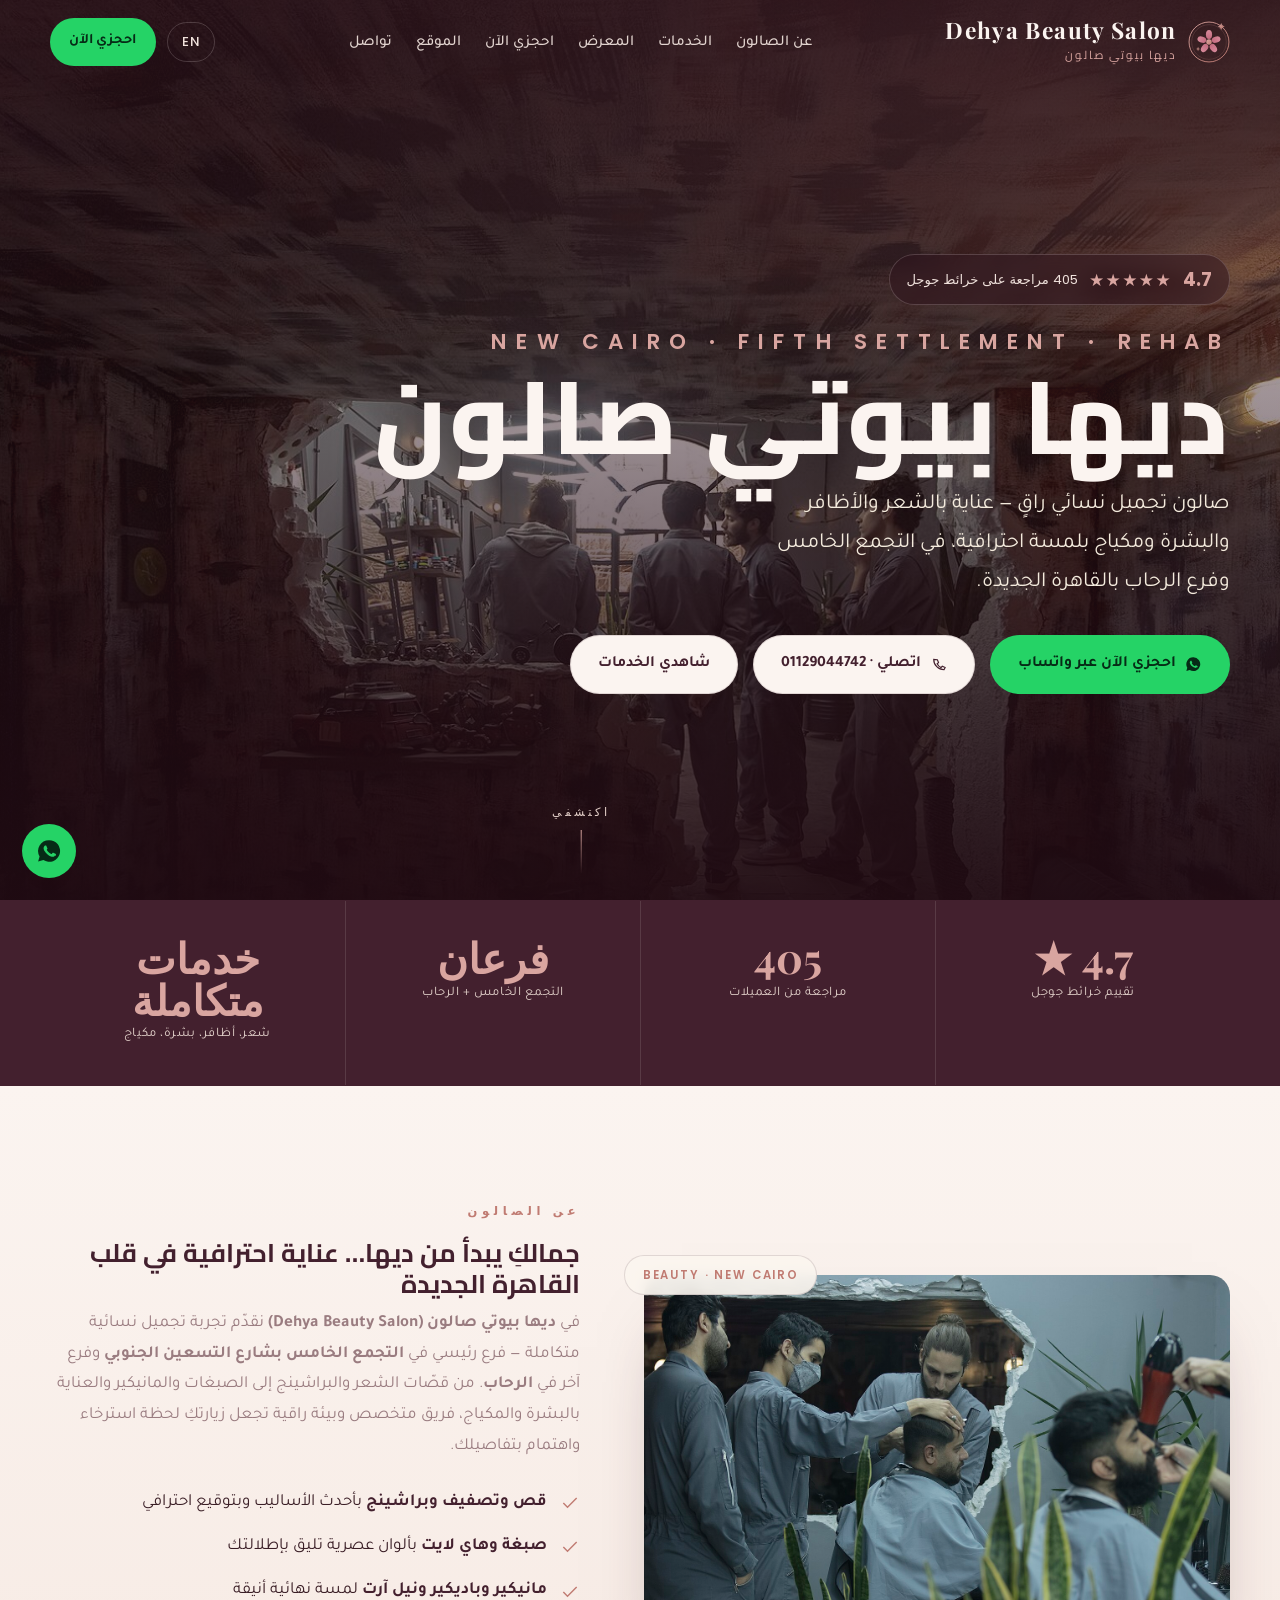
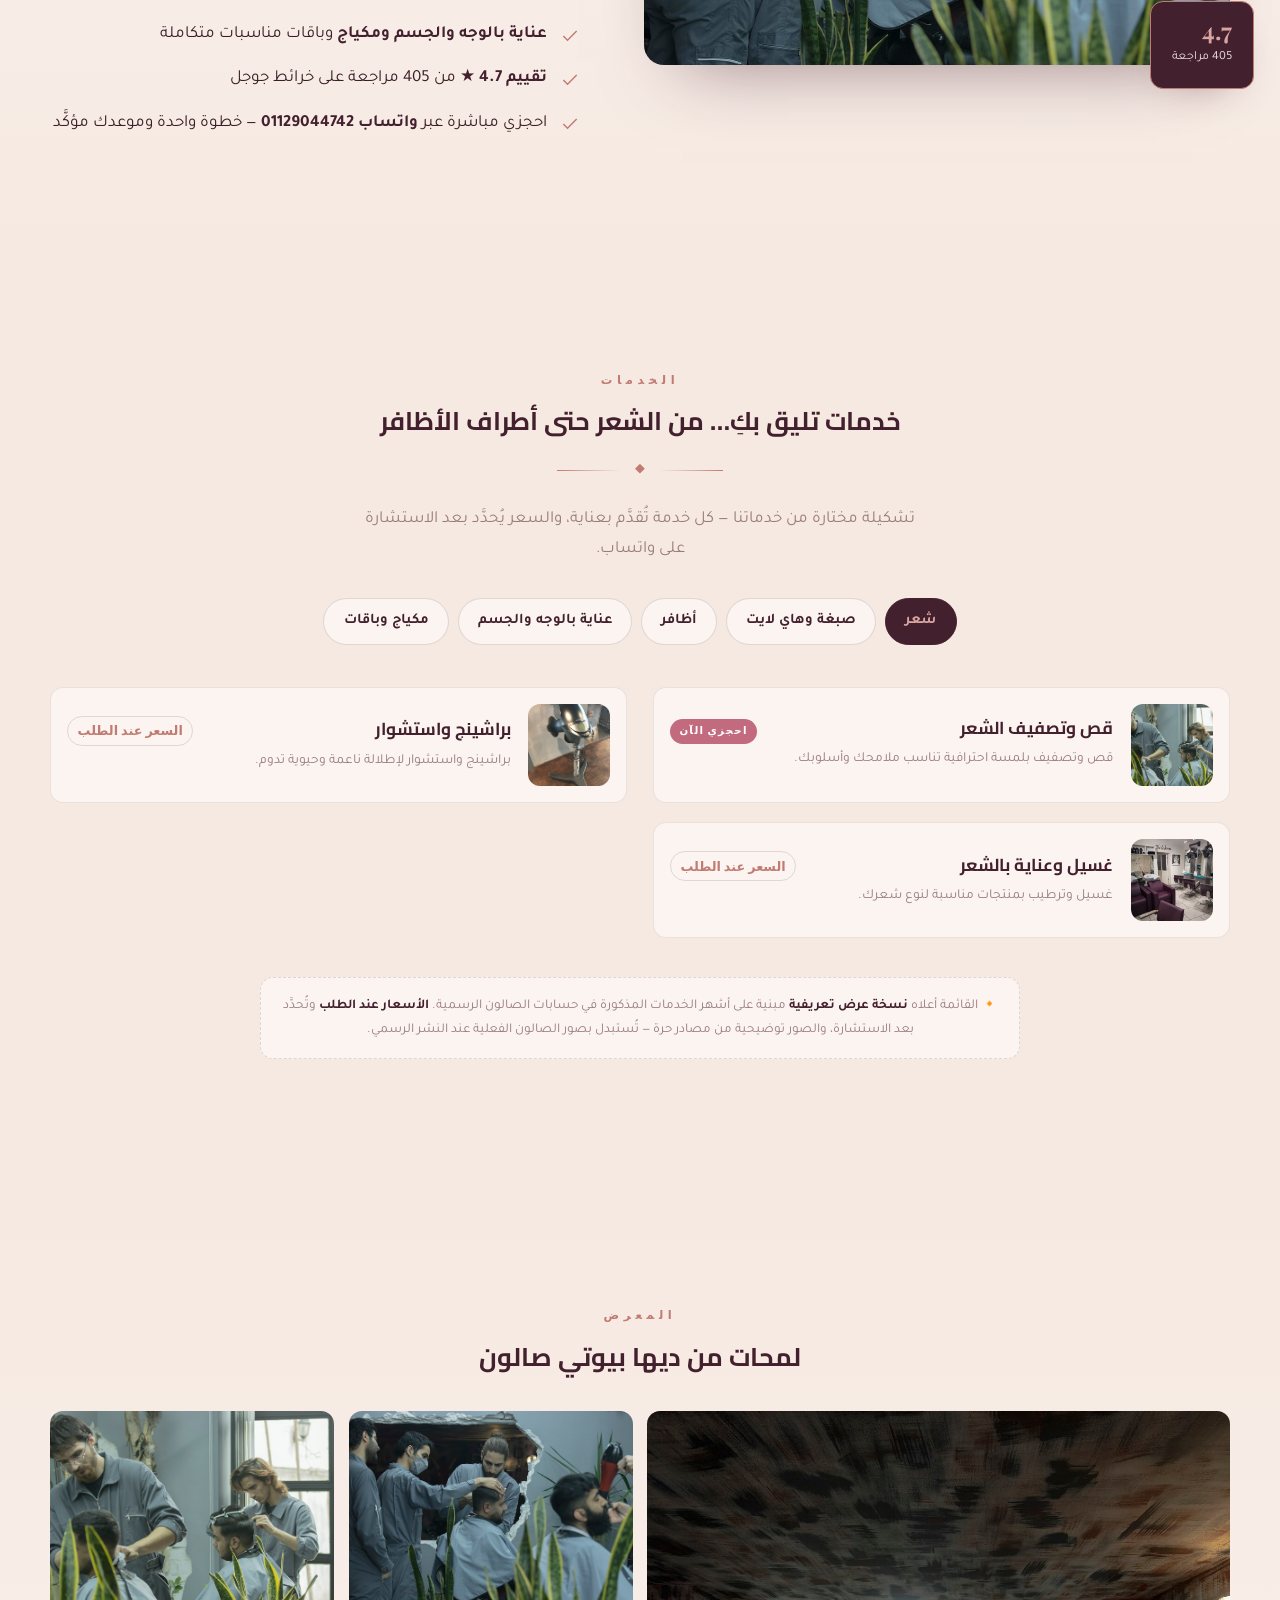
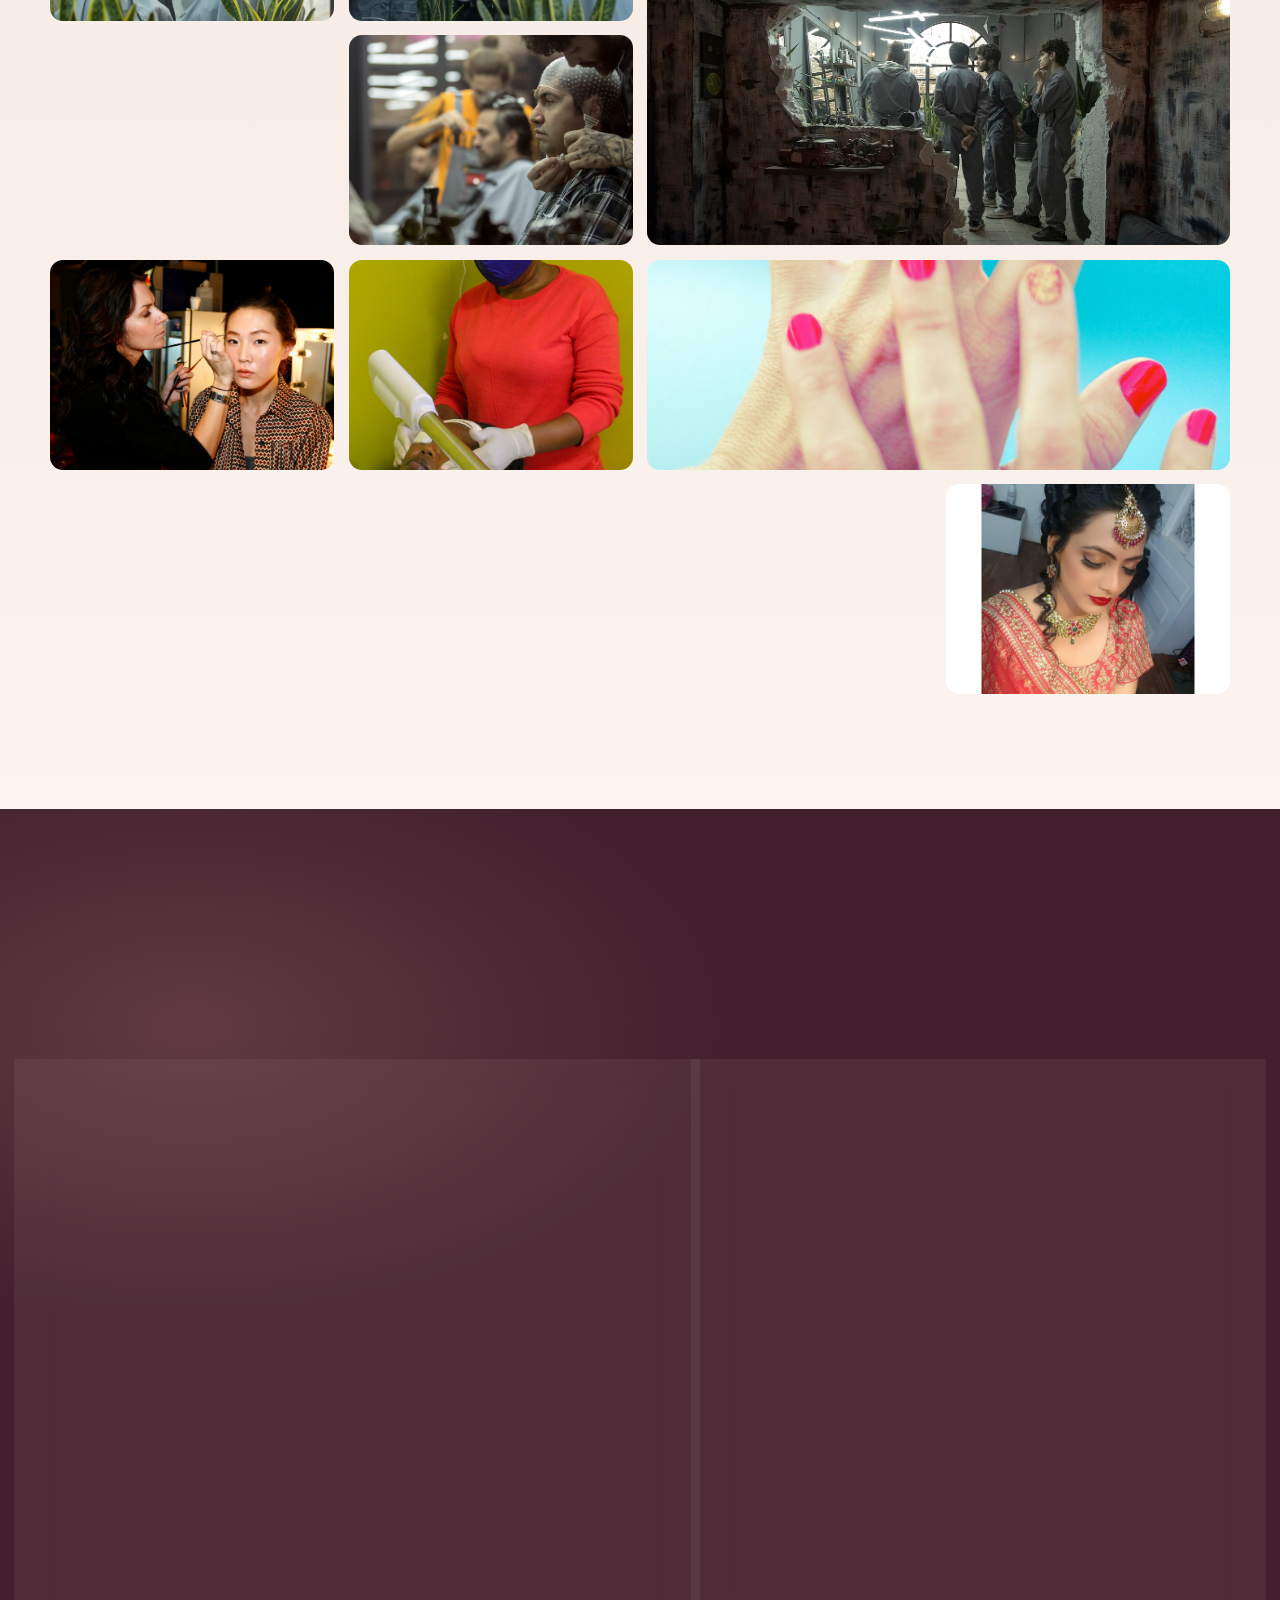
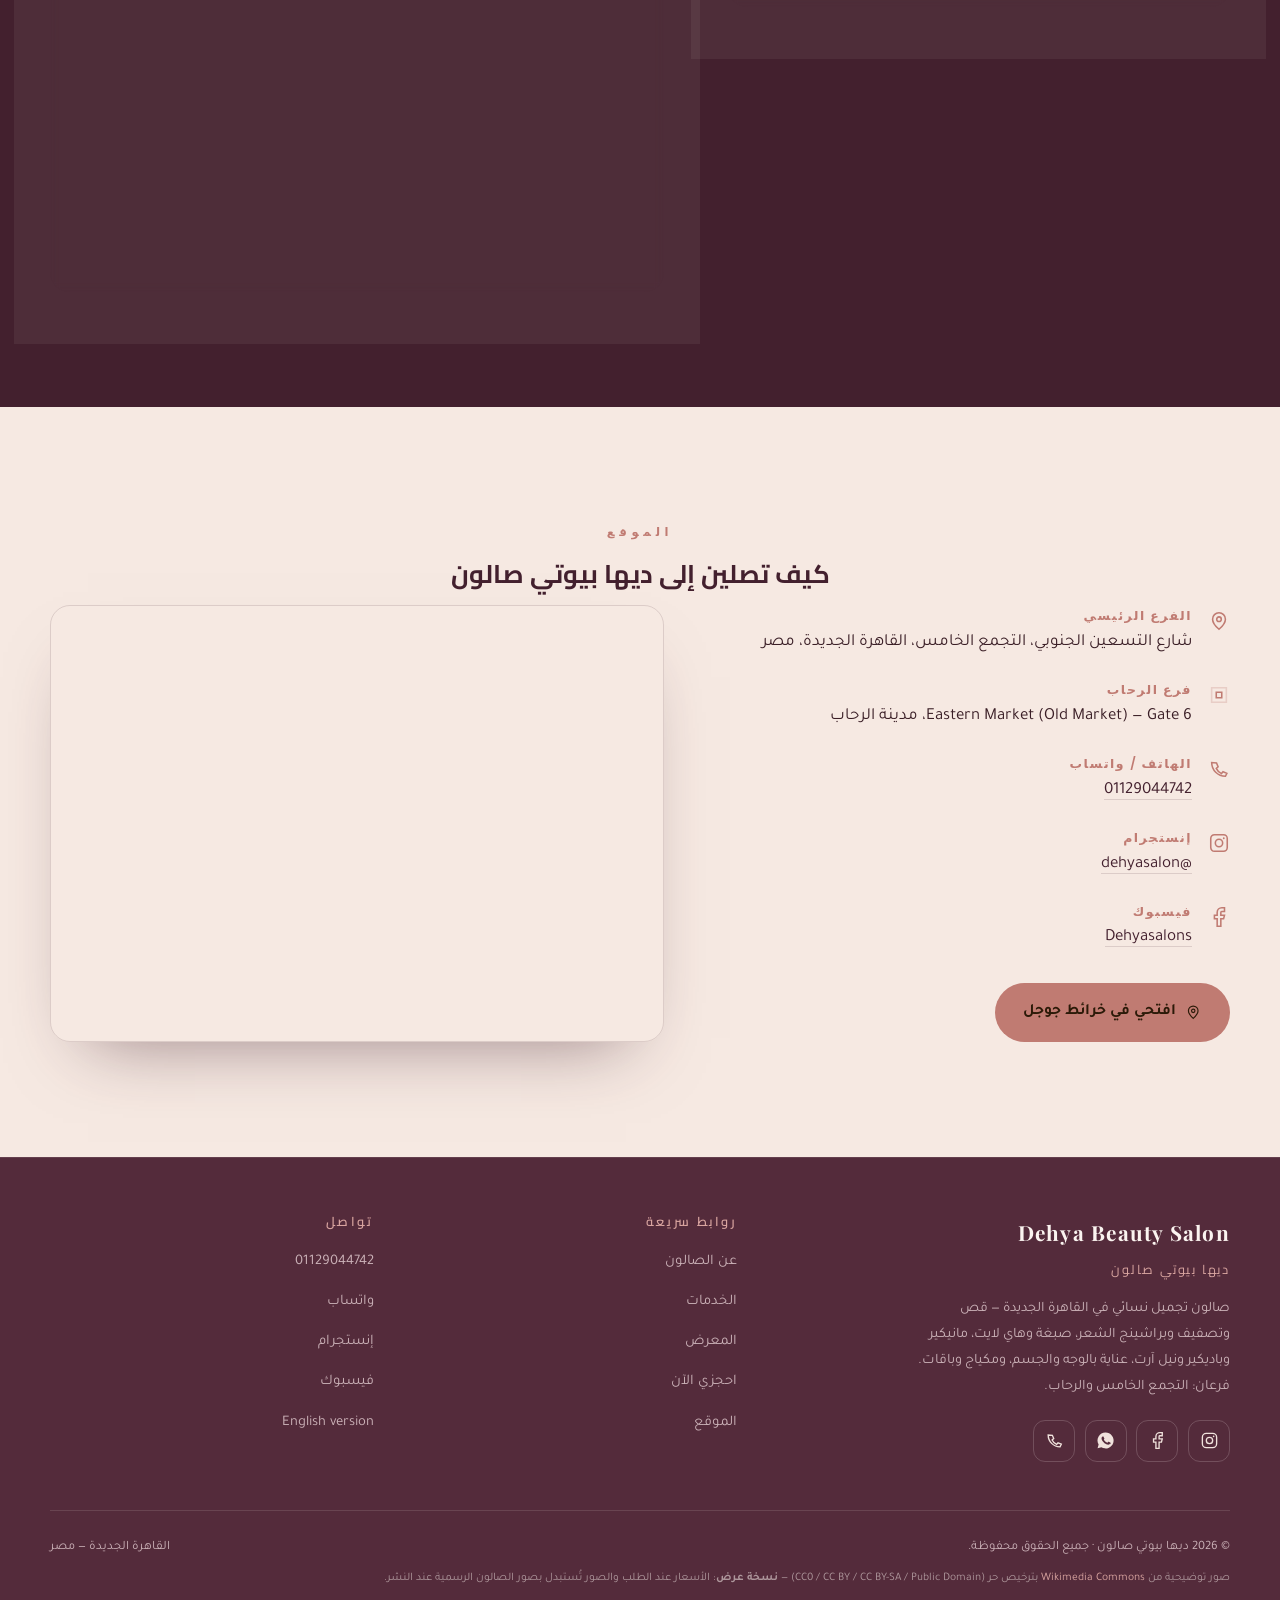
<file: index.html>
<!DOCTYPE html>
<html lang="ar" dir="rtl">
<head>
<meta charset="UTF-8">
<meta name="viewport" content="width=device-width, initial-scale=1">
<title>ديها بيوتي صالون | صالون تجميل نسائي في التجمع الخامس والرحاب — القاهرة الجديدة</title>
<meta name="description" content="ديها بيوتي صالون (Dehya Beauty Salon) — صالون تجميل نسائي في القاهرة الجديدة: قص وتصفيف وبراشينج الشعر، صبغة وهاي لايت، مانيكير وباديكير ونيل آرت، عناية بالوجه والجسم، ومكياج وباقات. تقييم 4.7 من 405 مراجعة على خرائط جوجل. احجزي الآن عبر واتساب.">
<meta name="theme-color" content="#43202E">
<link rel="canonical" href="https://monstorjohan-png.github.io/dehya-beauty/">
<link rel="alternate" hreflang="en" href="https://monstorjohan-png.github.io/dehya-beauty/en.html">
<link rel="icon" href="assets/img/logo.svg" type="image/svg+xml">

<!-- Open Graph -->
<meta property="og:type" content="business.business">
<meta property="og:title" content="ديها بيوتي صالون | صالون تجميل نسائي في القاهرة الجديدة">
<meta property="og:description" content="قص وتصفيف وبراشينج الشعر، صبغة وهاي لايت، مانيكير وباديكير ونيل آرت، عناية بالوجه والجسم، ومكياج وباقات — في التجمع الخامس والرحاب بالقاهرة الجديدة. تقييم 4.7 ★ من 405 مراجعة على خرائط جوجل.">
<meta property="og:image" content="https://monstorjohan-png.github.io/dehya-beauty/assets/img/salon-interior.jpg">
<meta property="og:url" content="https://monstorjohan-png.github.io/dehya-beauty/">
<meta property="og:locale" content="ar_EG">
<meta property="og:site_name" content="Dehya Beauty Salon">

<link rel="preconnect" href="https://fonts.googleapis.com">
<link rel="preconnect" href="https://fonts.gstatic.com" crossorigin>
<link href="https://fonts.googleapis.com/css2?family=Cairo:wght@400;600;700;800&family=Tajawal:wght@300;400;500;700&family=Playfair+Display:wght@500;600;700&family=Poppins:wght@300;400;500;600&display=swap" rel="stylesheet">
<link rel="stylesheet" href="assets/css/style.css">

<script type="application/ld+json">
{
  "@context": "https://schema.org",
  "@type": ["LocalBusiness", "BeautySalon"],
  "name": "ديها بيوتي صالون",
  "alternateName": "Dehya Beauty Salon",
  "description": "صالون تجميل نسائي في القاهرة الجديدة: قص وتصفيف وبراشينج الشعر، صبغة وهاي لايت، مانيكير وباديكير ونيل آرت، عناية بالوجه والجسم، ومكياج وباقات. فرعان في التجمع الخامس والرحاب.",
  "image": "https://monstorjohan-png.github.io/dehya-beauty/assets/img/salon-interior.jpg",
  "url": "https://monstorjohan-png.github.io/dehya-beauty/",
  "telephone": "+201129044742",
  "priceRange": "السعر عند الطلب",
  "address": {
    "@type": "PostalAddress",
    "streetAddress": "شارع التسعين الجنوبي",
    "addressLocality": "التجمع الخامس، القاهرة الجديدة",
    "addressRegion": "محافظة القاهرة",
    "addressCountry": "EG"
  },
  "aggregateRating": {
    "@type": "AggregateRating",
    "ratingValue": "4.7",
    "reviewCount": "405",
    "bestRating": "5"
  },
  "potentialAction": {
    "@type": "ReserveAction",
    "target": "https://wa.me/201129044742"
  },
  "sameAs": [
    "https://www.instagram.com/dehyasalon/",
    "https://www.facebook.com/Dehyasalons/",
    "https://wa.me/201129044742"
  ]
}
</script>
</head>
<body>

<!-- ============ HEADER ============ -->
<header class="site-header" id="top">
  <div class="wrap header-inner">
    <a class="brand" href="#top">
      <img src="assets/img/logo.svg" alt="شعار ديها بيوتي صالون" width="42" height="42">
      <span class="brand__meta"><b>Dehya Beauty Salon</b><small>ديها بيوتي صالون</small></span>
    </a>

    <nav class="nav" id="nav" aria-label="القائمة الرئيسية">
      <a href="#about">عن الصالون</a>
      <a href="#services">الخدمات</a>
      <a href="#gallery">المعرض</a>
      <a href="#order">احجزي الآن</a>
      <a href="#location">الموقع</a>
      <a href="#contact">تواصل</a>
    </nav>

    <div class="header-cta">
      <a class="lang-switch" href="en.html">EN<span class="sr-only"> — English</span></a>
      <a class="btn btn--sm btn--wa" href="https://wa.me/201129044742?text=%D9%85%D8%B1%D8%AD%D8%A8%D9%8B%D8%A7%20%D8%AF%D9%8A%D9%87%D8%A7%20%D8%A8%D9%8A%D9%88%D8%AA%D9%8A%20%D8%B5%D8%A7%D9%84%D9%88%D9%86%D8%8C%20%D8%A3%D8%B1%D8%BA%D8%A8%20%D9%81%D9%8A%20%D8%AD%D8%AC%D8%B2%20%D9%85%D9%88%D8%B9%D8%AF%20%F0%9F%8C%B8" target="_blank" rel="noopener">احجزي الآن</a>
      <button class="nav-toggle" id="navToggle" aria-label="فتح القائمة" aria-expanded="false" aria-controls="nav"><span></span></button>
    </div>
  </div>
</header>

<main id="main">
<!-- ============ HERO ============ -->
<section class="hero">
  <div class="hero__bg" role="img" aria-label="داخل صالون ديها بيوتي للعناية بالتجميل"></div>
  <div class="hero__veil"></div>
  <div class="wrap">
    <div class="hero__rating reveal">
      <b>4.7</b>
      <span class="stars" aria-hidden="true">★★★★★</span>
      <small>405 مراجعة على خرائط جوجل</small>
    </div>
    <h1 class="hero__name reveal"><span>New Cairo · Fifth Settlement · Rehab</span>ديها بيوتي صالون</h1>
    <p class="hero__tag reveal">صالون تجميل نسائي راقٍ — عناية بالشعر والأظافر والبشرة ومكياج بلمسة احترافية، في التجمع الخامس وفرع الرحاب بالقاهرة الجديدة.</p>
    <div class="hero__actions reveal">
      <a class="btn btn--wa" href="https://wa.me/201129044742?text=%D9%85%D8%B1%D8%AD%D8%A8%D9%8B%D8%A7%20%D8%AF%D9%8A%D9%87%D8%A7%20%D8%A8%D9%8A%D9%88%D8%AA%D9%8A%20%D8%B5%D8%A7%D9%84%D9%88%D9%86%D8%8C%20%D8%A3%D8%B1%D8%BA%D8%A8%20%D9%81%D9%8A%20%D8%AD%D8%AC%D8%B2%20%D9%85%D9%88%D8%B9%D8%AF%20%F0%9F%8C%B8" target="_blank" rel="noopener">
        <svg viewBox="0 0 24 24" fill="currentColor"><path d="M12 2a10 10 0 0 0-8.7 15l-1.3 4.7 4.8-1.3A10 10 0 1 0 12 2Zm5.5 14.2c-.2.6-1.2 1.2-1.7 1.2-.4 0-1 .1-3.2-.9-2.7-1.2-4.4-4-4.5-4.2-.1-.2-1.1-1.5-1.1-2.8s.7-2 .9-2.2c.2-.3.5-.3.7-.3h.5c.2 0 .4 0 .6.5l.8 2c.1.2.1.4 0 .5l-.4.5c-.1.2-.3.3-.1.6.2.3.8 1.3 1.7 2.1 1.2 1 2.1 1.3 2.4 1.5.3.1.4.1.6-.1l.7-.9c.2-.2.4-.2.6-.1l1.9.9c.5.2.5.4.5.6s0 .9-.2 1.5Z"/></svg>
        احجزي الآن عبر واتساب
      </a>
      <a class="btn btn--ghost btn--cream" href="tel:+201129044742">
        <svg viewBox="0 0 24 24" fill="none" stroke="currentColor" stroke-width="1.7"><path d="M4 5c0 8.3 6.7 15 15 15l1.6-3.3-4.2-1.7-1.7 2a11.6 11.6 0 0 1-5.7-5.7l2-1.7L9.3 5.4Z"/></svg>
        اتصلي · 01129044742
      </a>
      <a class="btn btn--ghost btn--cream" href="#services">شاهدي الخدمات</a>
    </div>
  </div>
  <div class="scroll-hint" aria-hidden="true"><span>اكتشفي</span><i></i></div>
</section>

<!-- ============ STATS ============ -->
<section class="stats" aria-label="أرقام سريعة">
  <div class="wrap stats__grid">
    <div class="stat reveal"><b>4.7 ★</b><span>تقييم خرائط جوجل</span></div>
    <div class="stat reveal"><b>405</b><span>مراجعة من العميلات</span></div>
    <div class="stat reveal"><b>فرعان</b><span>التجمع الخامس + الرحاب</span></div>
    <div class="stat reveal"><b>خدمات متكاملة</b><span>شعر، أظافر، بشرة، مكياج</span></div>
  </div>
</section>

<!-- ============ ABOUT ============ -->
<section class="section about" id="about">
  <div class="wrap about__grid">
    <div class="about__media reveal">
      <img src="assets/img/salon-interior-2.jpg" alt="داخل صالون تجميل أنيق" loading="lazy">
      <div class="badge2">BEAUTY · NEW CAIRO</div>
      <div class="badge"><b>4.7</b><span>405 مراجعة</span></div>
    </div>
    <div class="reveal">
      <p class="eyebrow">عن الصالون</p>
      <h2>جمالكِ يبدأ من ديها… عناية احترافية في قلب القاهرة الجديدة</h2>
      <p class="lead">في <b>ديها بيوتي صالون (Dehya Beauty Salon)</b> نقدّم تجربة تجميل نسائية متكاملة — فرع رئيسي في <b>التجمع الخامس بشارع التسعين الجنوبي</b> وفرع آخر في <b>الرحاب</b>. من قصّات الشعر والبراشينج إلى الصبغات والمانيكير والعناية بالبشرة والمكياج، فريق متخصص وبيئة راقية تجعل زيارتكِ لحظة استرخاء واهتمام بتفاصيلك.</p>
      <ul class="feature-list">
        <li><svg viewBox="0 0 24 24" fill="none" stroke="currentColor" stroke-width="1.7"><path d="M20 6 9 17l-5-5"/></svg><span><b>قص وتصفيف وبراشينج</b> بأحدث الأساليب وبتوقيع احترافي</span></li>
        <li><svg viewBox="0 0 24 24" fill="none" stroke="currentColor" stroke-width="1.7"><path d="M20 6 9 17l-5-5"/></svg><span><b>صبغة وهاي لايت</b> بألوان عصرية تليق بإطلالتك</span></li>
        <li><svg viewBox="0 0 24 24" fill="none" stroke="currentColor" stroke-width="1.7"><path d="M20 6 9 17l-5-5"/></svg><span><b>مانيكير وباديكير ونيل آرت</b> لمسة نهائية أنيقة</span></li>
        <li><svg viewBox="0 0 24 24" fill="none" stroke="currentColor" stroke-width="1.7"><path d="M20 6 9 17l-5-5"/></svg><span><b>عناية بالوجه والجسم ومكياج</b> وباقات مناسبات متكاملة</span></li>
        <li><svg viewBox="0 0 24 24" fill="none" stroke="currentColor" stroke-width="1.7"><path d="M20 6 9 17l-5-5"/></svg><span><b>تقييم 4.7 ★</b> من 405 مراجعة على خرائط جوجل</span></li>
        <li><svg viewBox="0 0 24 24" fill="none" stroke="currentColor" stroke-width="1.7"><path d="M20 6 9 17l-5-5"/></svg><span>احجزي مباشرة عبر <b>واتساب 01129044742</b> — خطوة واحدة وموعدك مؤكَّد</span></li>
      </ul>
    </div>
  </div>
</section>

<!-- ============ SERVICES ============ -->
<section class="section menu" id="services">
  <div class="wrap">
    <div class="center reveal">
      <p class="eyebrow">الخدمات</p>
      <h2>خدمات تليق بكِ… من الشعر حتى أطراف الأظافر</h2>
      <div class="rule" aria-hidden="true"><span>◆</span></div>
      <p class="lead center">تشكيلة مختارة من خدماتنا — كل خدمة تُقدَّم بعناية، والسعر يُحدَّد بعد الاستشارة على واتساب.</p>
    </div>

    <div class="menu__tabs" role="tablist" aria-label="أقسام الخدمات">
      <button role="tab" aria-selected="true" data-tab="hair">شعر</button>
      <button role="tab" aria-selected="false" data-tab="color">صبغة وهاي لايت</button>
      <button role="tab" aria-selected="false" data-tab="nails">أظافر</button>
      <button role="tab" aria-selected="false" data-tab="facial">عناية بالوجه والجسم</button>
      <button role="tab" aria-selected="false" data-tab="makeup">مكياج وباقات</button>
    </div>

    <!-- شعر -->
    <div class="menu__panel is-active" id="panel-hair" role="tabpanel">
      <div class="dish-grid">
        <article class="dish"><img src="assets/img/hair-styling.jpg" alt="جلسة قص وتصفيف شعر في صالون" loading="lazy"><div class="dish__body"><div class="dish__top"><h3>قص وتصفيف الشعر</h3><span class="dish__tag">احجزي الآن</span></div><p>قص وتصفيف بلمسة احترافية تناسب ملامحك وأسلوبك.</p></div></article>
        <article class="dish"><img src="assets/img/hair-blowdry.jpg" alt="استشوار وتجفيف شعر بمجفف احترافي" loading="lazy"><div class="dish__body"><div class="dish__top"><h3>براشينج واستشوار</h3><span class="dish__price">السعر عند الطلب</span></div><p>براشينج واستشوار لإطلالة ناعمة وحيوية تدوم.</p></div></article>
        <article class="dish"><img src="assets/img/hair-wash.jpg" alt="غسيل شعر داخل حوض الصالون" loading="lazy"><div class="dish__body"><div class="dish__top"><h3>غسيل وعناية بالشعر</h3><span class="dish__price">السعر عند الطلب</span></div><p>غسيل وترطيب بمنتجات مناسبة لنوع شعرك.</p></div></article>
      </div>
    </div>

    <!-- صبغة وهاي لايت -->
    <div class="menu__panel" id="panel-color" role="tabpanel">
      <div class="dish-grid">
        <article class="dish"><img src="assets/img/hair-color.jpg" alt="صبغة شعر داخل صالون" loading="lazy"><div class="dish__body"><div class="dish__top"><h3>صبغة شعر كاملة</h3><span class="dish__price">السعر عند الطلب</span></div><p>صبغة بلون يناسب بشرتك بألوان عصرية ثابتة.</p></div></article>
        <article class="dish"><img src="assets/img/hair-red.jpg" alt="شعر طويل ملوّن بلون داكن مميز من الخلف" loading="lazy"><div class="dish__body"><div class="dish__top"><h3>ألوان وهاي لايت</h3><span class="dish__tag">مميز</span></div><p>هاي لايت وبالياج بإطلالة طبيعية متدرجة.</p></div></article>
      </div>
    </div>

    <!-- أظافر -->
    <div class="menu__panel" id="panel-nails" role="tabpanel">
      <div class="dish-grid">
        <article class="dish"><img src="assets/img/manicure.jpg" alt="مانيكير بتشطيب لامع" loading="lazy"><div class="dish__body"><div class="dish__top"><h3>مانيكير</h3><span class="dish__price">السعر عند الطلب</span></div><p>عناية كاملة باليدين والأظافر بتشطيب أنيق.</p></div></article>
        <article class="dish"><img src="assets/img/nail-art.jpg" alt="نيل آرت بتصميم لامع مميز" loading="lazy"><div class="dish__body"><div class="dish__top"><h3>نيل آرت</h3><span class="dish__tag">مميز</span></div><p>تصميمات فن أظافر تناسب كل الأذواق والمناسبات.</p></div></article>
        <article class="dish"><img src="assets/img/pedicure.jpg" alt="باديكير عناية بالقدمين" loading="lazy"><div class="dish__body"><div class="dish__top"><h3>باديكير</h3><span class="dish__price">السعر عند الطلب</span></div><p>عناية بالقدمين وانتعاش يصل إلى الأطراف.</p></div></article>
      </div>
    </div>

    <!-- عناية بالوجه والجسم -->
    <div class="menu__panel" id="panel-facial" role="tabpanel">
      <div class="dish-grid">
        <article class="dish"><img src="assets/img/facial.jpg" alt="جلسة تنظيف بشرة وبخار داخل سبا" loading="lazy"><div class="dish__body"><div class="dish__top"><h3>تنظيف بشرة</h3><span class="dish__price">السعر عند الطلب</span></div><p>جلسة تنظيف عميق وترطيب لبشرة مشرقة ونضرة.</p></div></article>
        <article class="dish"><img src="assets/img/spa-massage.jpg" alt="جلسة ماساج استرخاء للجسم" loading="lazy"><div class="dish__body"><div class="dish__top"><h3>ماساج وريلاكس</h3><span class="dish__price">السعر عند الطلب</span></div><p>جلسة استرخاء وتخفيف توتر للجسم كله.</p></div></article>
      </div>
    </div>

    <!-- مكياج وباقات -->
    <div class="menu__panel" id="panel-makeup" role="tabpanel">
      <div class="dish-grid">
        <article class="dish"><img src="assets/img/makeup.jpg" alt="فنانة مكياج تضع مكياج سهرة" loading="lazy"><div class="dish__body"><div class="dish__top"><h3>مكياج سهرة</h3><span class="dish__price">السعر عند الطلب</span></div><p>مكياج سهرة يبرز جمالك بثبات يدوم طويلًا.</p></div></article>
        <article class="dish"><img src="assets/img/bridal-makeup.jpg" alt="مكياج عروس كامل" loading="lazy"><div class="dish__body"><div class="dish__top"><h3>مكياج عروس</h3><span class="dish__tag">مميز</span></div><p>إطلالة عروس كاملة بلمسة فنية تليق بأجمل يوم.</p></div></article>
      </div>
    </div>

    <p class="menu-note">🔸 القائمة أعلاه <b>نسخة عرض تعريفية</b> مبنية على أشهر الخدمات المذكورة في حسابات الصالون الرسمية. <b>الأسعار عند الطلب</b> وتُحدَّد بعد الاستشارة، والصور توضيحية من مصادر حرة — تُستبدل بصور الصالون الفعلية عند النشر الرسمي.</p>
  </div>
</section>

<!-- ============ GALLERY ============ -->
<section class="section gallery" id="gallery">
  <div class="wrap">
    <div class="center reveal">
      <p class="eyebrow">المعرض</p>
      <h2>لمحات من ديها بيوتي صالون</h2>
    </div>
    <div class="gallery__grid reveal">
      <a class="g--w2 g--h2" href="assets/img/salon-interior.jpg" target="_blank" rel="noopener"><img src="assets/img/salon-interior.jpg" alt="داخل صالون التجميل" loading="lazy"></a>
      <a href="assets/img/salon-interior-2.jpg" target="_blank" rel="noopener"><img src="assets/img/salon-interior-2.jpg" alt="أجواء صالون التجميل" loading="lazy"></a>
      <a href="assets/img/hair-styling.jpg" target="_blank" rel="noopener"><img src="assets/img/hair-styling.jpg" alt="قص وتصفيف شعر" loading="lazy"></a>
      <a href="assets/img/hair-color.jpg" target="_blank" rel="noopener"><img src="assets/img/hair-color.jpg" alt="صبغة شعر" loading="lazy"></a>
      <a class="g--w2" href="assets/img/manicure.jpg" target="_blank" rel="noopener"><img src="assets/img/manicure.jpg" alt="مانيكير لامع" loading="lazy"></a>
      <a href="assets/img/facial.jpg" target="_blank" rel="noopener"><img src="assets/img/facial.jpg" alt="جلسة عناية بالبشرة" loading="lazy"></a>
      <a href="assets/img/makeup.jpg" target="_blank" rel="noopener"><img src="assets/img/makeup.jpg" alt="مكياج احترافي" loading="lazy"></a>
      <a href="assets/img/bridal-makeup.jpg" target="_blank" rel="noopener"><img src="assets/img/bridal-makeup.jpg" alt="مكياج عروس" loading="lazy"></a>
    </div>
  </div>
</section>

<!-- ============ ORDER ============ -->
<section class="section order" id="order">
  <div class="wrap">
    <div class="center reveal">
      <p class="eyebrow">احجزي الآن</p>
      <h2>موعدكِ على خطوة واحدة… على واتساب</h2>
      <p class="lead center">املئي بياناتك وسيتم تجهيز رسالة واتساب جاهزة للإرسال إلى ديها بيوتي صالون — أو اتصل بنا مباشرة.</p>
    </div>

    <div class="order__grid">
      <div class="card reveal">
        <h3>تواصل مباشر</h3>
        <div class="contact-lines">
          <a href="tel:+201129044742">
            <svg viewBox="0 0 24 24" fill="none" stroke="currentColor" stroke-width="1.7"><path d="M4 5c0 8.3 6.7 15 15 15l1.6-3.3-4.2-1.7-1.7 2a11.6 11.6 0 0 1-5.7-5.7l2-1.7L9.3 5.4Z"/></svg>
            <span><small>هاتف / اتصال</small>01129044742</span>
          </a>
          <a href="https://wa.me/201129044742" target="_blank" rel="noopener">
            <svg viewBox="0 0 24 24" fill="currentColor"><path d="M12 2a10 10 0 0 0-8.7 15l-1.3 4.7 4.8-1.3A10 10 0 1 0 12 2Zm5.5 14.2c-.2.6-1.2 1.2-1.7 1.2-.4 0-1 .1-3.2-.9-2.7-1.2-4.4-4-4.5-4.2-.1-.2-1.1-1.5-1.1-2.8s.7-2 .9-2.2c.2-.3.5-.3.7-.3h.5c.2 0 .4 0 .6.5l.8 2c.1.2.1.4 0 .5l-.4.5c-.1.2-.3.3-.1.6.2.3.8 1.3 1.7 2.1 1.2 1 2.1 1.3 2.4 1.5.3.1.4.1.6-.1l.7-.9c.2-.2.4-.2.6-.1l1.9.9c.5.2.5.4.5.6s0 .9-.2 1.5Z"/></svg>
            <span><small>واتساب</small>راسلينا مباشرة</span>
          </a>
          <div>
            <svg viewBox="0 0 24 24" fill="none" stroke="currentColor" stroke-width="1.7"><path d="M12 21s7-6 7-11a7 7 0 1 0-14 0c0 5 7 11 7 11Z"/><circle cx="12" cy="10" r="2.5"/></svg>
            <span><small>العنوان</small>فرع التجمع الخامس: شارع التسعين الجنوبي، القاهرة الجديدة · فرع الرحاب: Eastern Market (Old Market) Gate 6</span>
          </div>
          <div>
            <svg viewBox="0 0 24 24" fill="none" stroke="currentColor" stroke-width="1.7"><circle cx="12" cy="12" r="9"/><path d="M12 7v5l3.5 2"/></svg>
            <span><small>الحجز</small>احجزي عبر واتساب — السعر عند الطلب</span>
          </div>
        </div>
        <a class="btn btn--wa" style="margin-top:1.6rem;width:100%" href="https://wa.me/201129044742?text=%D9%85%D8%B1%D8%AD%D8%A8%D9%8B%D8%A7%20%D8%AF%D9%8A%D9%87%D8%A7%20%D8%A8%D9%8A%D9%88%D8%AA%D9%8A%20%D8%B5%D8%A7%D9%84%D9%88%D9%86%D8%8C%20%D8%A3%D8%B1%D8%BA%D8%A8%20%D9%81%D9%8A%20%D8%AD%D8%AC%D8%B2%20%D9%85%D9%88%D8%B9%D8%AF%20%F0%9F%8C%B8" target="_blank" rel="noopener">احجزي الآن على واتساب</a>
      </div>

      <form class="card reveal" id="orderForm" novalidate>
        <h3>أرسلي طلب حجز</h3>
        <div class="field">
          <label for="oName">الاسم</label>
          <input id="oName" name="name" type="text" placeholder="اسمك الكريم" required>
        </div>
        <div class="field field--row">
          <div>
            <label for="oPhone">رقم هاتفك</label>
            <input id="oPhone" name="phone" type="tel" inputmode="tel" placeholder="01xxxxxxxxx">
          </div>
          <div>
            <label for="oWhen">الموعد المفضل</label>
            <input id="oWhen" name="when" type="text" placeholder="مثال: غدًا 4 عصرًا">
          </div>
        </div>
        <div class="field">
          <label for="oBranch">الفرع</label>
          <select id="oBranch" name="branch">
            <option>فرع التجمع الخامس — التسعين الجنوبي</option>
            <option>فرع الرحاب — Eastern Market (Gate 6)</option>
          </select>
        </div>
        <div class="field">
          <label for="oProduct">الخدمة المطلوبة</label>
          <select id="oProduct" name="product">
            <option>قص وتصفيف وبراشينج</option>
            <option>صبغة وهاي لايت</option>
            <option>مانيكير وباديكير ونيل آرت</option>
            <option>عناية بالوجه والجسم</option>
            <option>مكياج وباقات</option>
            <option>استشارة أو طلب خاص</option>
          </select>
        </div>
        <div class="field">
          <label for="oNotes">ملاحظات (اختياري)</label>
          <textarea id="oNotes" name="notes" rows="3" placeholder="تفاصيل إضافية: نوع الخدمة، الوقت المناسب، أو أي طلب خاص…"></textarea>
        </div>
        <button class="btn btn--wa" type="submit" style="width:100%">
          <svg viewBox="0 0 24 24" fill="currentColor"><path d="M12 2a10 10 0 0 0-8.7 15l-1.3 4.7 4.8-1.3A10 10 0 1 0 12 2Z"/></svg>
          إرسال الحجز على واتساب
        </button>
        <p class="hint">بالضغط على الإرسال يُفتح واتساب برسالة جاهزة تُرسل إلى 01129044742. يُؤكَّد الموعد بعد ردّ الصالون.</p>
      </form>
    </div>
  </div>
</section>

<!-- ============ LOCATION ============ -->
<section class="section location" id="location">
  <div class="wrap">
    <div class="center reveal">
      <p class="eyebrow">الموقع</p>
      <h2>كيف تصلين إلى ديها بيوتي صالون</h2>
    </div>
    <div class="order__grid" style="align-items:stretch">
      <div class="reveal">
        <ul class="info-list">
          <li>
            <svg viewBox="0 0 24 24" fill="none" stroke="currentColor" stroke-width="1.7"><path d="M12 21s7-6 7-11a7 7 0 1 0-14 0c0 5 7 11 7 11Z"/><circle cx="12" cy="10" r="2.5"/></svg>
            <div><b>الفرع الرئيسي</b><span>شارع التسعين الجنوبي، التجمع الخامس، القاهرة الجديدة، مصر</span></div>
          </li>
          <li>
            <svg viewBox="0 0 24 24" fill="none" stroke="currentColor" stroke-width="1.7"><path d="M4 4h16v16H4z" opacity=".25"/><path d="M9 9h6v6H9z"/></svg>
            <div><b>فرع الرحاب</b><span>Eastern Market (Old Market) — Gate 6، مدينة الرحاب</span></div>
          </li>
          <li>
            <svg viewBox="0 0 24 24" fill="none" stroke="currentColor" stroke-width="1.7"><path d="M4 5c0 8.3 6.7 15 15 15l1.6-3.3-4.2-1.7-1.7 2a11.6 11.6 0 0 1-5.7-5.7l2-1.7L9.3 5.4Z"/></svg>
            <div><b>الهاتف / واتساب</b><span><a href="tel:+201129044742">01129044742</a></span></div>
          </li>
          <li>
            <svg viewBox="0 0 24 24" fill="none" stroke="currentColor" stroke-width="1.7"><rect x="3" y="3" width="18" height="18" rx="4"/><circle cx="12" cy="12" r="4"/><circle cx="17.2" cy="6.8" r="1" fill="currentColor" stroke="none"/></svg>
            <div><b>إنستجرام</b><span><a href="https://www.instagram.com/dehyasalon/" target="_blank" rel="noopener">@dehyasalon</a></span></div>
          </li>
          <li>
            <svg viewBox="0 0 24 24" fill="none" stroke="currentColor" stroke-width="1.7"><path d="M18 2h-3a5 5 0 0 0-5 5v3H7v4h3v8h4v-8h3l1-4h-4V7a1 1 0 0 1 1-1h3z"/></svg>
            <div><b>فيسبوك</b><span><a href="https://www.facebook.com/Dehyasalons/" target="_blank" rel="noopener">Dehyasalons</a></span></div>
          </li>
        </ul>
        <a class="btn" style="margin-top:1.8rem" href="https://www.google.com/maps/search/?api=1&amp;query=90th+South+Street+Fifth+Settlement+New+Cairo" target="_blank" rel="noopener">
          <svg viewBox="0 0 24 24" fill="none" stroke="currentColor" stroke-width="1.7"><path d="M12 21s7-6 7-11a7 7 0 1 0-14 0c0 5 7 11 7 11Z"/><circle cx="12" cy="10" r="2.5"/></svg>
          افتحي في خرائط جوجل
        </a>
      </div>
      <div class="map-frame reveal">
        <iframe title="موقع ديها بيوتي صالون — التجمع الخامس على الخريطة" src="https://www.google.com/maps?q=90th%20South%20Street%2C%20Fifth%20Settlement%2C%20New%20Cairo&amp;output=embed&amp;hl=ar" loading="lazy" referrerpolicy="no-referrer-when-downgrade"></iframe>
      </div>
    </div>
  </div>
</section>

</main>
<!-- ============ FOOTER ============ -->
<footer class="site-footer" id="contact">
  <div class="wrap footer-grid">
    <div class="footer-brand">
      <b>Dehya Beauty Salon</b>
      <span class="ar">ديها بيوتي صالون</span>
      <p>صالون تجميل نسائي في القاهرة الجديدة — قص وتصفيف وبراشينج الشعر، صبغة وهاي لايت، مانيكير وباديكير ونيل آرت، عناية بالوجه والجسم، ومكياج وباقات. فرعان: التجمع الخامس والرحاب.</p>
      <div class="social">
        <a href="https://www.instagram.com/dehyasalon/" target="_blank" rel="noopener" aria-label="إنستجرام">
          <svg viewBox="0 0 24 24" fill="none" stroke="currentColor" stroke-width="1.7"><rect x="3" y="3" width="18" height="18" rx="5"/><circle cx="12" cy="12" r="4"/><circle cx="17.2" cy="6.8" r="1" fill="currentColor" stroke="none"/></svg>
        </a>
        <a href="https://www.facebook.com/Dehyasalons/" target="_blank" rel="noopener" aria-label="فيسبوك">
          <svg viewBox="0 0 24 24" fill="none" stroke="currentColor" stroke-width="1.7"><path d="M18 2h-3a5 5 0 0 0-5 5v3H7v4h3v8h4v-8h3l1-4h-4V7a1 1 0 0 1 1-1h3z"/></svg>
        </a>
        <a href="https://wa.me/201129044742" target="_blank" rel="noopener" aria-label="واتساب">
          <svg viewBox="0 0 24 24" fill="currentColor"><path d="M12 2a10 10 0 0 0-8.7 15l-1.3 4.7 4.8-1.3A10 10 0 1 0 12 2Zm5.5 14.2c-.2.6-1.2 1.2-1.7 1.2-.4 0-1 .1-3.2-.9-2.7-1.2-4.4-4-4.5-4.2-.1-.2-1.1-1.5-1.1-2.8s.7-2 .9-2.2c.2-.3.5-.3.7-.3h.5c.2 0 .4 0 .6.5l.8 2c.1.2.1.4 0 .5l-.4.5c-.1.2-.3.3-.1.6.2.3.8 1.3 1.7 2.1 1.2 1 2.1 1.3 2.4 1.5.3.1.4.1.6-.1l.7-.9c.2-.2.4-.2.6-.1l1.9.9c.5.2.5.4.5.6s0 .9-.2 1.5Z"/></svg>
        </a>
        <a href="tel:+201129044742" aria-label="اتصال هاتفي">
          <svg viewBox="0 0 24 24" fill="none" stroke="currentColor" stroke-width="1.7"><path d="M4 5c0 8.3 6.7 15 15 15l1.6-3.3-4.2-1.7-1.7 2a11.6 11.6 0 0 1-5.7-5.7l2-1.7L9.3 5.4Z"/></svg>
        </a>
      </div>
    </div>

    <div class="footer-col">
      <h3>روابط سريعة</h3>
      <ul>
        <li><a href="#about">عن الصالون</a></li>
        <li><a href="#services">الخدمات</a></li>
        <li><a href="#gallery">المعرض</a></li>
        <li><a href="#order">احجزي الآن</a></li>
        <li><a href="#location">الموقع</a></li>
      </ul>
    </div>

    <div class="footer-col">
      <h3>تواصل</h3>
      <ul>
        <li><a href="tel:+201129044742">01129044742</a></li>
        <li><a href="https://wa.me/201129044742" target="_blank" rel="noopener">واتساب</a></li>
        <li><a href="https://www.instagram.com/dehyasalon/" target="_blank" rel="noopener">إنستجرام</a></li>
        <li><a href="https://www.facebook.com/Dehyasalons/" target="_blank" rel="noopener">فيسبوك</a></li>
        <li><a href="en.html">English version</a></li>
      </ul>
    </div>
  </div>

  <div class="wrap footer-bottom">
    <span>© <span id="year">2026</span> ديها بيوتي صالون · جميع الحقوق محفوظة.</span>
    <span>القاهرة الجديدة — مصر</span>
  </div>
  <div class="wrap credits">
    صور توضيحية من <a href="https://commons.wikimedia.org/" target="_blank" rel="noopener">Wikimedia Commons</a> بترخيص حر (CC0 / CC BY / CC BY-SA / Public Domain) — <b>نسخة عرض</b>: الأسعار عند الطلب والصور تُستبدل بصور الصالون الرسمية عند النشر.
  </div>
</footer>

<!-- ============ FLOATING ============ -->
<div class="float">
  <a class="top" id="toTop" href="#top" aria-label="أعلى الصفحة">
    <svg viewBox="0 0 24 24" fill="none" stroke="currentColor" stroke-width="1.9"><path d="M12 19V5M6 11l6-6 6 6"/></svg>
  </a>
  <a class="wa" href="https://wa.me/201129044742?text=%D9%85%D8%B1%D8%AD%D8%A8%D9%8B%D8%A7%20%D8%AF%D9%8A%D9%87%D8%A7%20%D8%A8%D9%8A%D9%88%D8%AA%D9%8A%20%D8%B5%D8%A7%D9%84%D9%88%D9%86%D8%8C%20%D8%A3%D8%B1%D8%BA%D8%A8%20%D9%81%D9%8A%20%D8%AD%D8%AC%D8%B2%20%D9%85%D9%88%D8%B9%D8%AF%20%F0%9F%8C%B8" target="_blank" rel="noopener" aria-label="واتساب — احجزي الآن">
    <svg viewBox="0 0 24 24" fill="currentColor"><path d="M12 2a10 10 0 0 0-8.7 15l-1.3 4.7 4.8-1.3A10 10 0 1 0 12 2Zm5.5 14.2c-.2.6-1.2 1.2-1.7 1.2-.4 0-1 .1-3.2-.9-2.7-1.2-4.4-4-4.5-4.2-.1-.2-1.1-1.5-1.1-2.8s.7-2 .9-2.2c.2-.3.5-.3.7-.3h.5c.2 0 .4 0 .6.5l.8 2c.1.2.1.4 0 .5l-.4.5c-.1.2-.3.3-.1.6.2.3.8 1.3 1.7 2.1 1.2 1 2.1 1.3 2.4 1.5.3.1.4.1.6-.1l.7-.9c.2-.2.4-.2.6-.1l1.9.9c.5.2.5.4.5.6s0 .9-.2 1.5Z"/></svg>
  </a>
</div>

<script src="assets/js/main.js"></script>
</body>
</html>
</file>
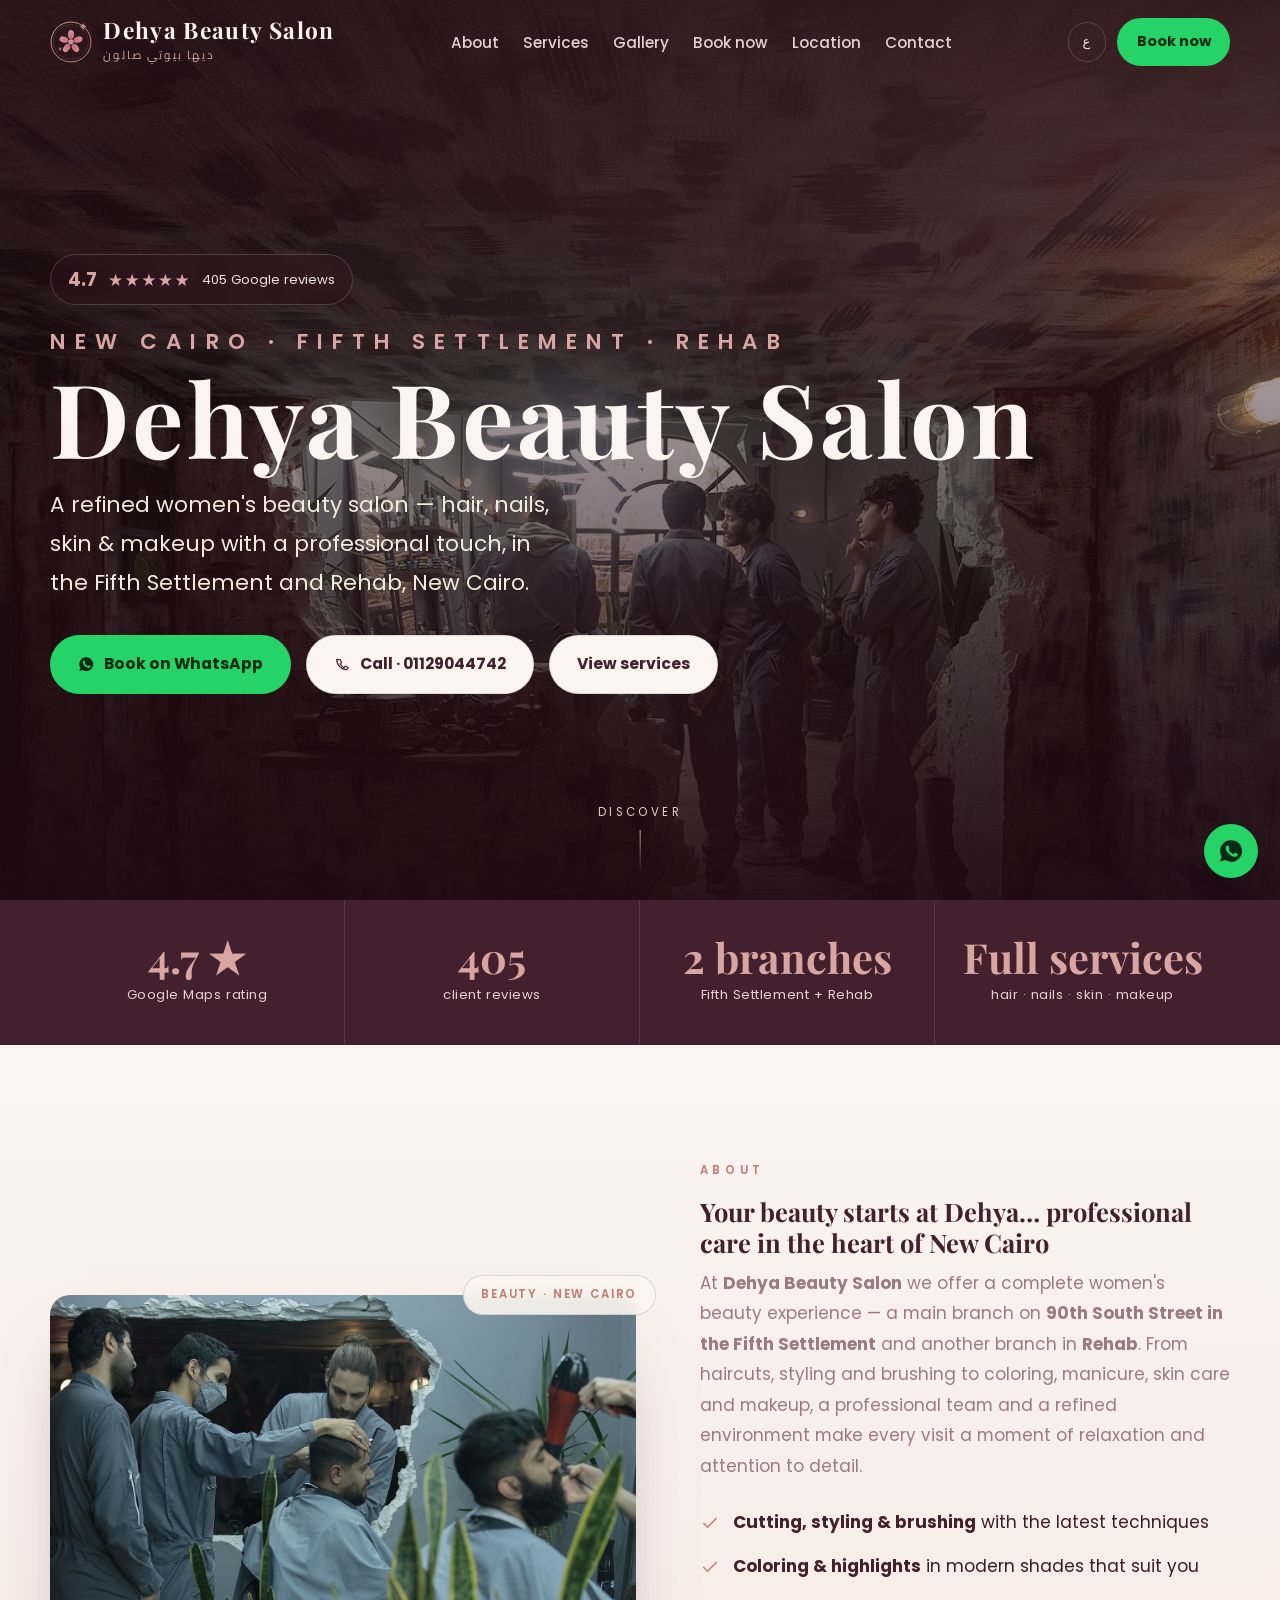
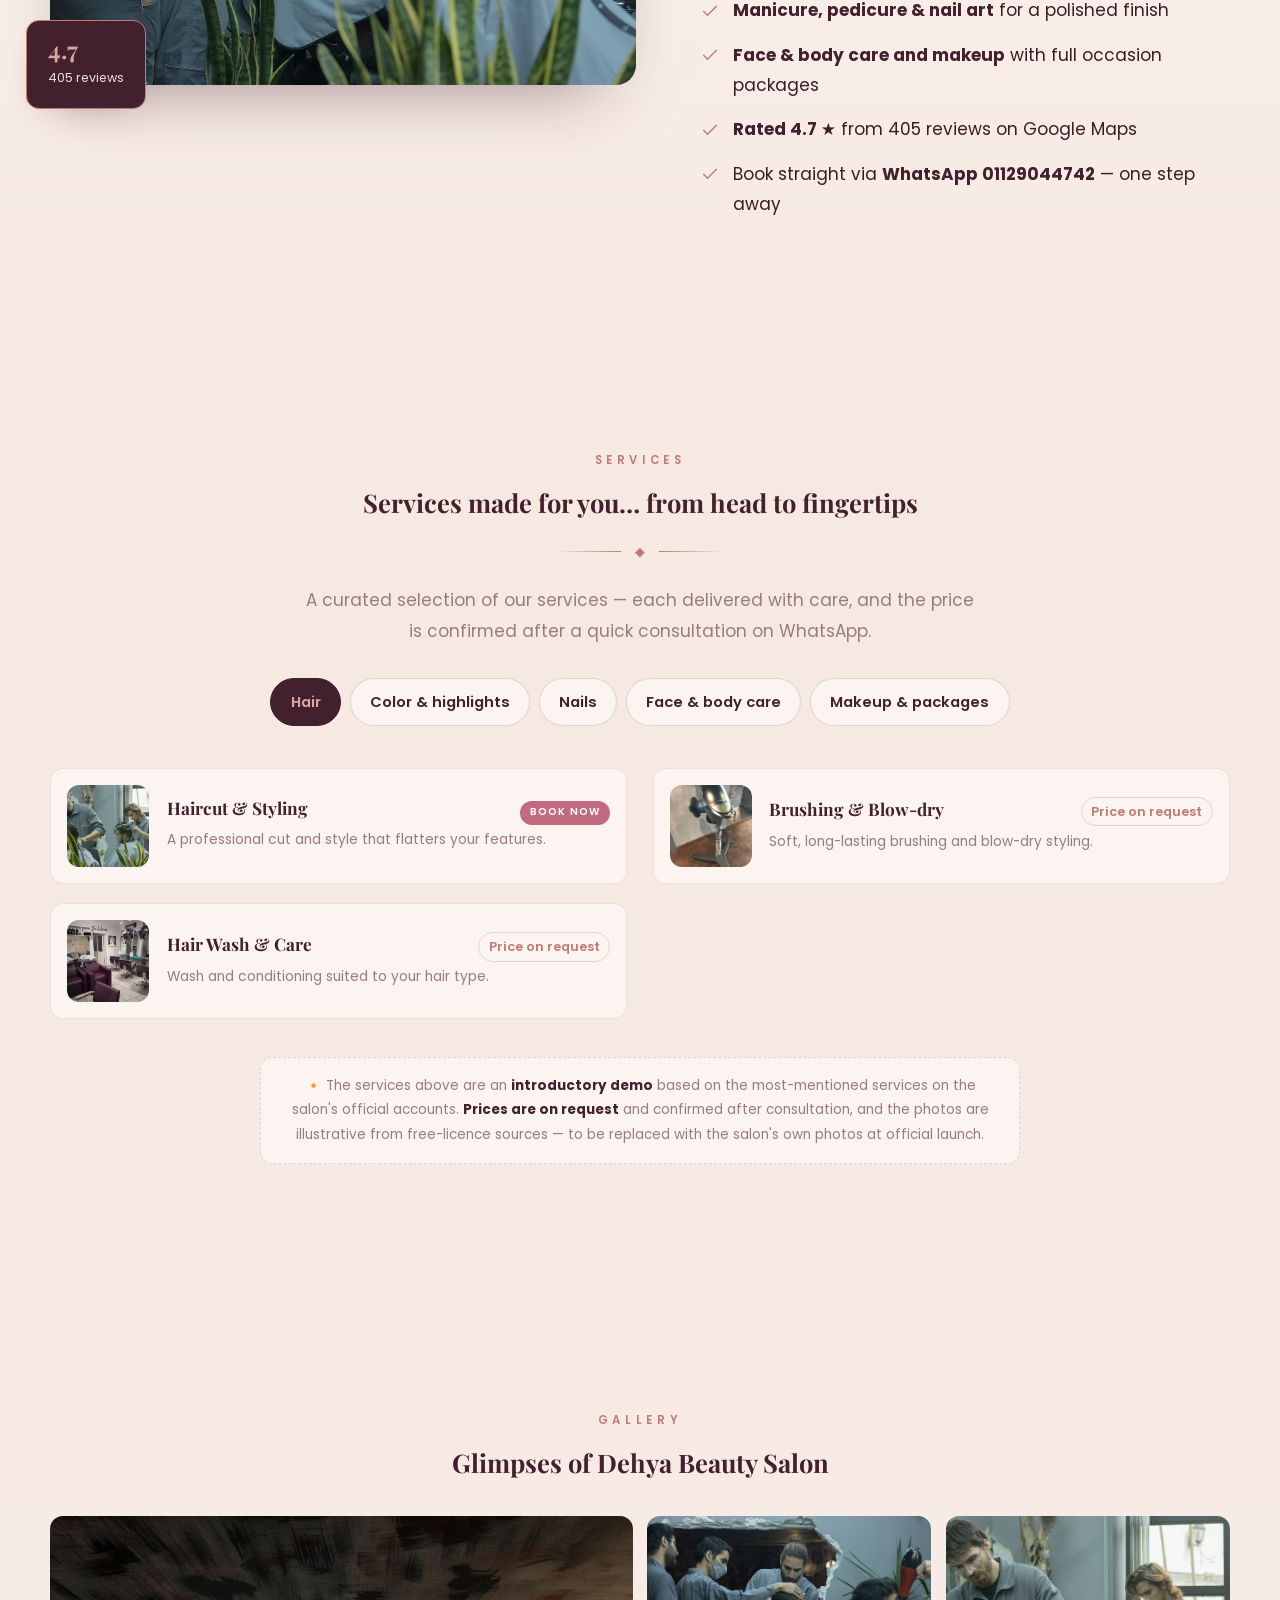
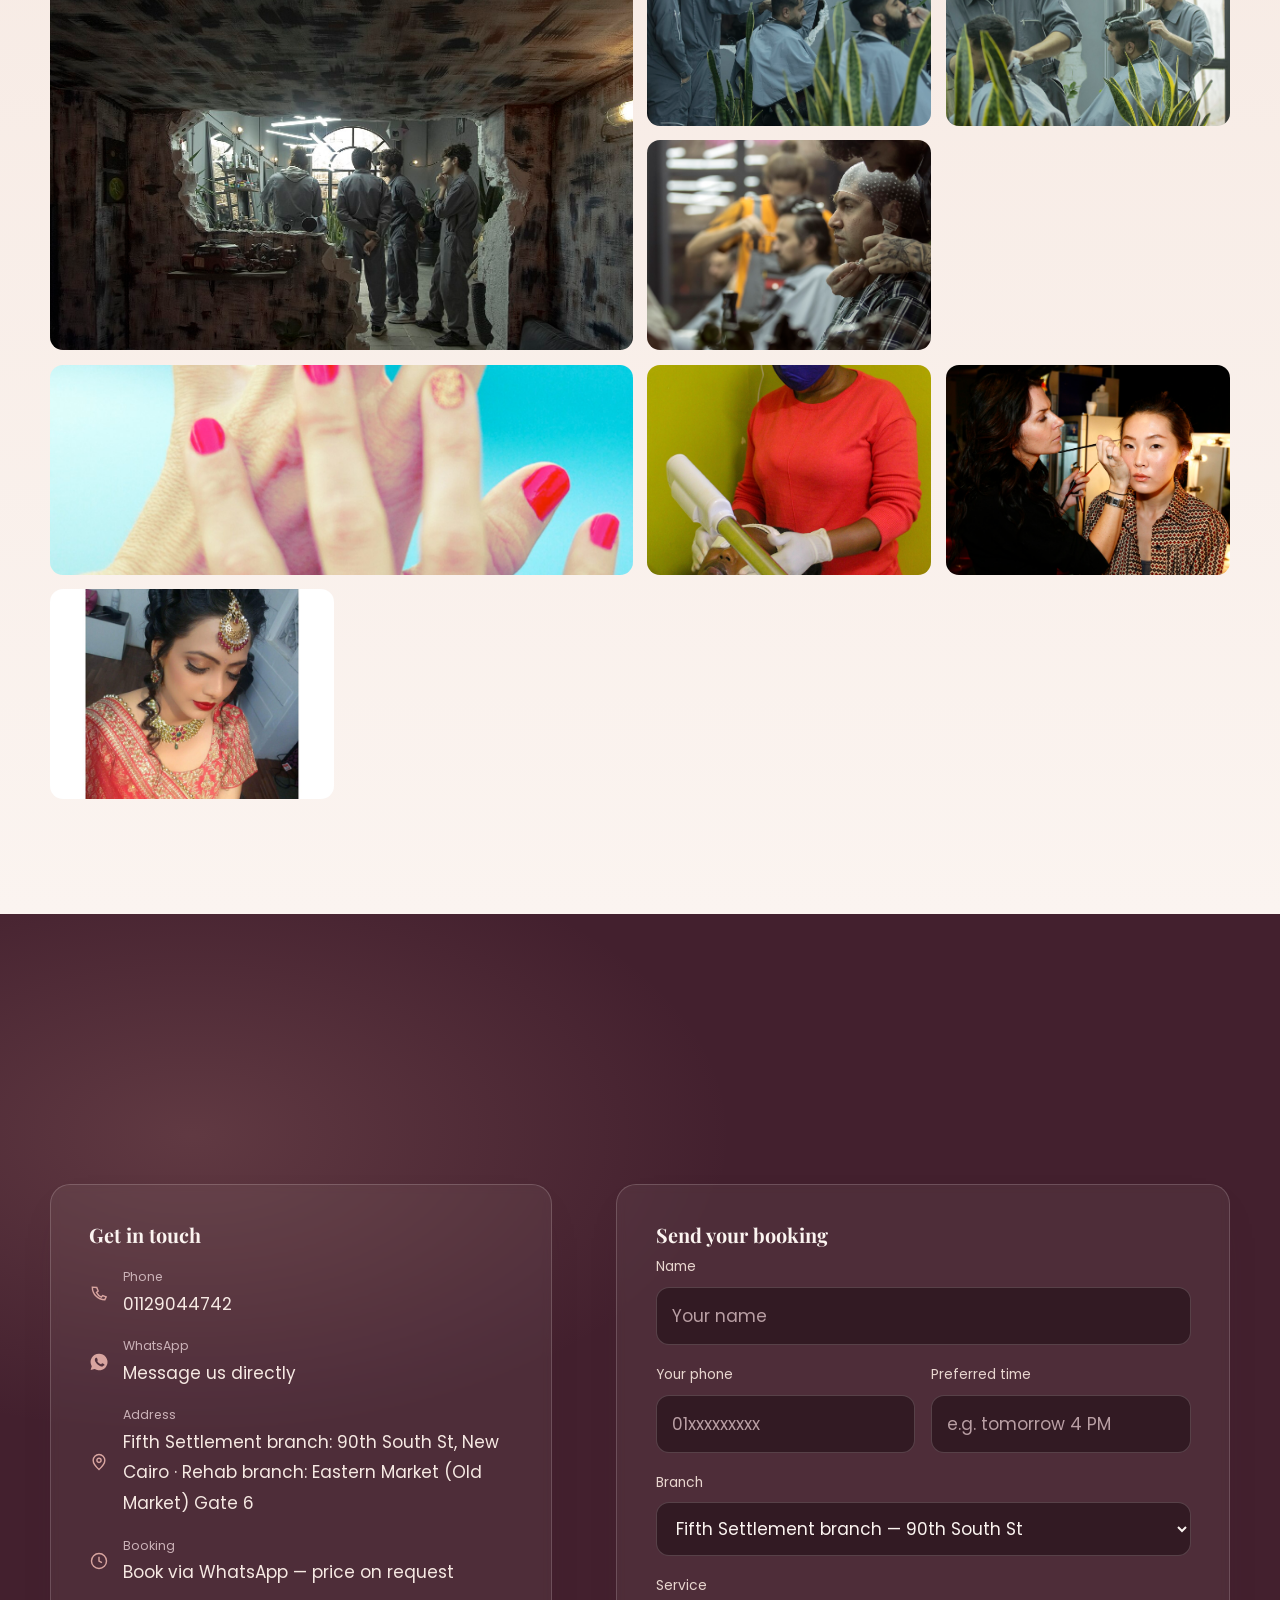
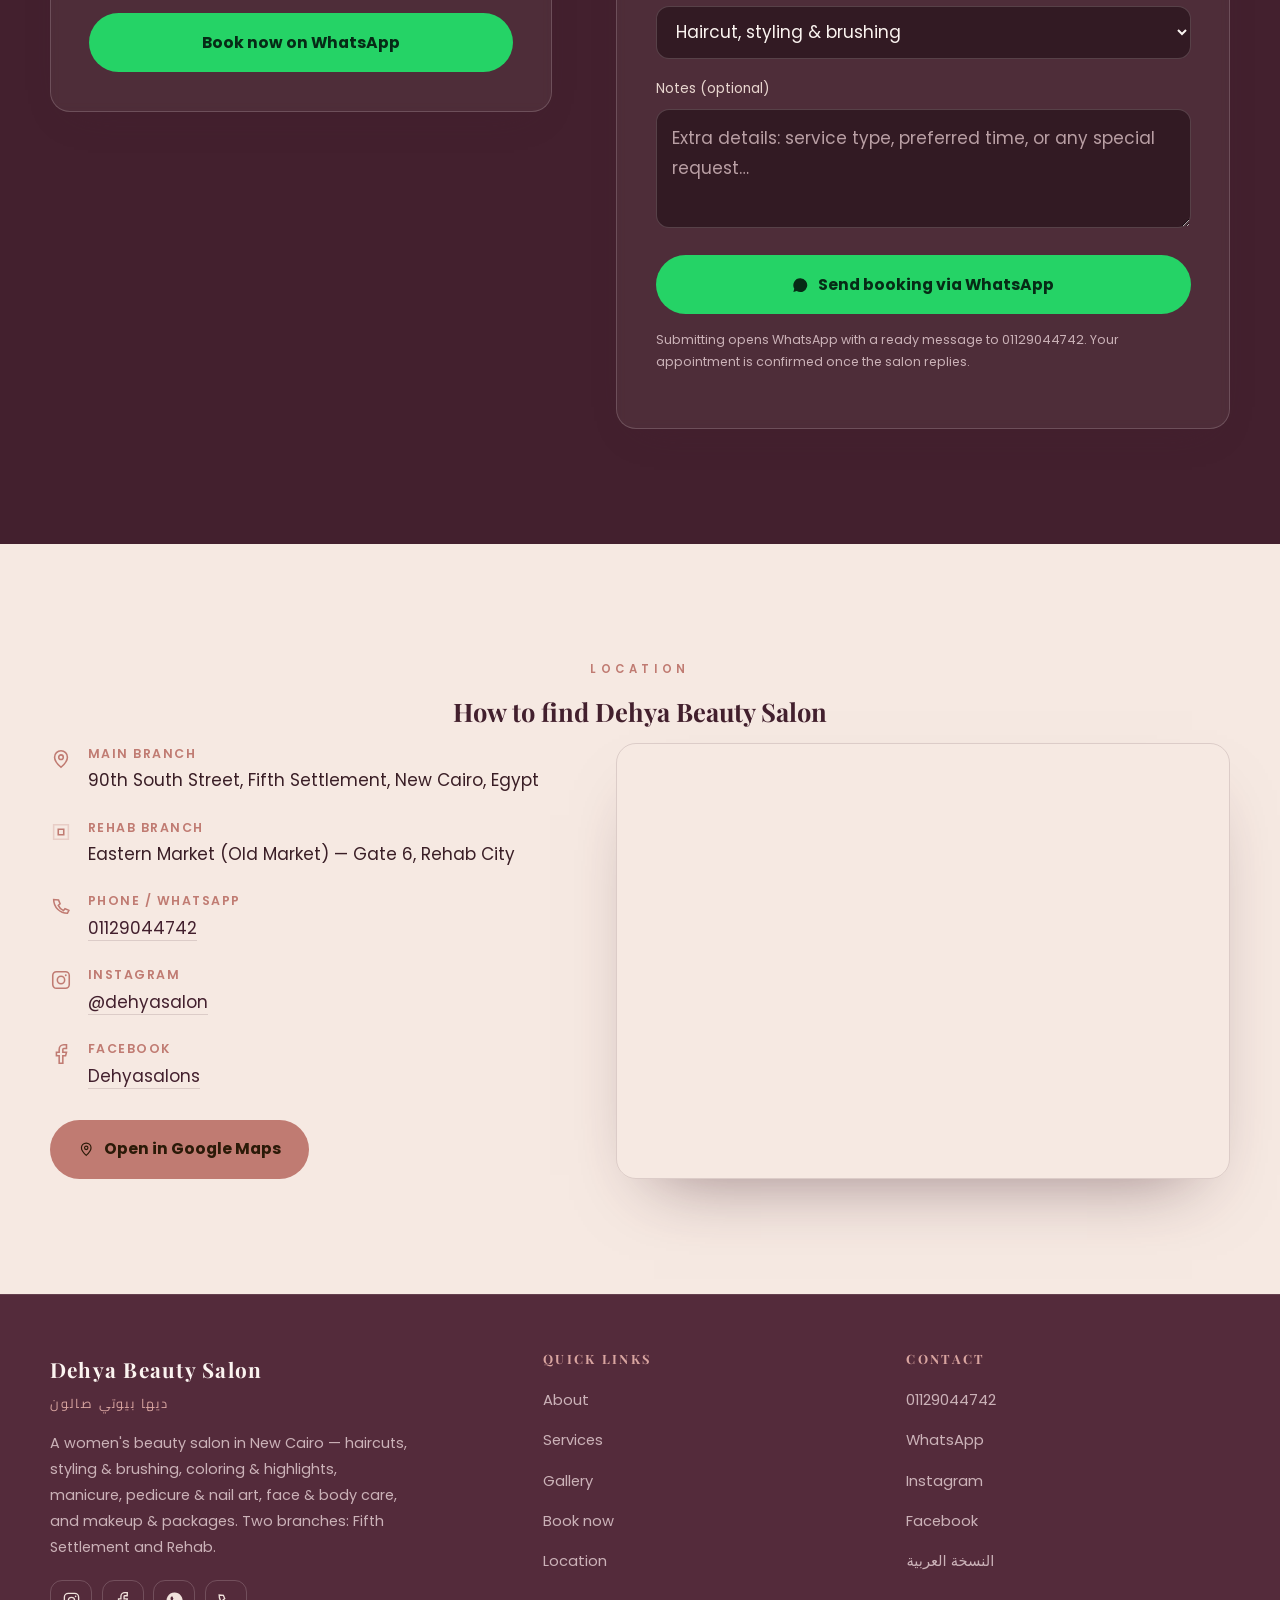
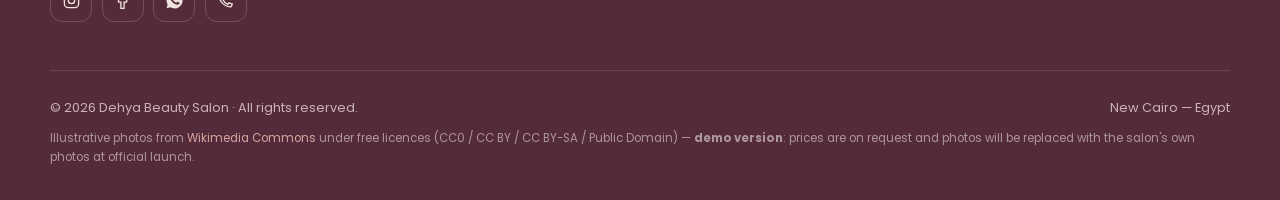
<file: en.html>
<!DOCTYPE html>
<html lang="en" dir="ltr">
<head>
<meta charset="UTF-8">
<meta name="viewport" content="width=device-width, initial-scale=1">
<title>Dehya Beauty Salon | Women's Beauty Salon in New Cairo — Fifth Settlement & Rehab</title>
<meta name="description" content="Dehya Beauty Salon — a women's beauty salon in New Cairo: hair cutting, styling & brushing, coloring & highlights, manicure, pedicure & nail art, face & body care, and makeup & packages. Rated 4.7 from 405 Google reviews. Book now on WhatsApp.">
<meta name="theme-color" content="#43202E">
<link rel="canonical" href="https://monstorjohan-png.github.io/dehya-beauty/en.html">
<link rel="alternate" hreflang="ar" href="https://monstorjohan-png.github.io/dehya-beauty/">
<link rel="icon" href="assets/img/logo.svg" type="image/svg+xml">

<meta property="og:type" content="business.business">
<meta property="og:title" content="Dehya Beauty Salon | Women's Beauty Salon in New Cairo">
<meta property="og:description" content="Hair cutting, styling & brushing, coloring & highlights, manicure, pedicure & nail art, face & body care, and makeup & packages — in the Fifth Settlement & Rehab, New Cairo. Rated 4.7 ★ from 405 Google reviews.">
<meta property="og:image" content="https://monstorjohan-png.github.io/dehya-beauty/assets/img/salon-interior.jpg">
<meta property="og:url" content="https://monstorjohan-png.github.io/dehya-beauty/en.html">
<meta property="og:locale" content="en_US">
<meta property="og:site_name" content="Dehya Beauty Salon">

<link rel="preconnect" href="https://fonts.googleapis.com">
<link rel="preconnect" href="https://fonts.gstatic.com" crossorigin>
<link href="https://fonts.googleapis.com/css2?family=Cairo:wght@400;600;700;800&family=Tajawal:wght@300;400;500;700&family=Playfair+Display:wght@500;600;700&family=Poppins:wght@300;400;500;600&display=swap" rel="stylesheet">
<link rel="stylesheet" href="assets/css/style.css">

<script type="application/ld+json">
{
  "@context": "https://schema.org",
  "@type": ["LocalBusiness", "BeautySalon"],
  "name": "Dehya Beauty Salon",
  "alternateName": "ديها بيوتي صالون",
  "description": "A women's beauty salon in New Cairo: hair cutting, styling & brushing, coloring & highlights, manicure, pedicure & nail art, face & body care, and makeup & packages. Two branches in the Fifth Settlement and Rehab.",
  "image": "https://monstorjohan-png.github.io/dehya-beauty/assets/img/salon-interior.jpg",
  "url": "https://monstorjohan-png.github.io/dehya-beauty/en.html",
  "telephone": "+201129044742",
  "priceRange": "Price on request",
  "address": {
    "@type": "PostalAddress",
    "streetAddress": "90th South Street",
    "addressLocality": "Fifth Settlement, New Cairo",
    "addressRegion": "Cairo Governorate",
    "addressCountry": "EG"
  },
  "aggregateRating": {
    "@type": "AggregateRating",
    "ratingValue": "4.7",
    "reviewCount": "405",
    "bestRating": "5"
  },
  "potentialAction": {
    "@type": "ReserveAction",
    "target": "https://wa.me/201129044742"
  },
  "sameAs": [
    "https://www.instagram.com/dehyasalon/",
    "https://www.facebook.com/Dehyasalons/",
    "https://wa.me/201129044742"
  ]
}
</script>
</head>
<body>

<header class="site-header" id="top">
  <div class="wrap header-inner">
    <a class="brand" href="#top">
      <img src="assets/img/logo.svg" alt="Dehya Beauty Salon logo" width="42" height="42">
      <span class="brand__meta"><b>Dehya Beauty Salon</b><small>ديها بيوتي صالون</small></span>
    </a>
    <nav class="nav" id="nav" aria-label="Main navigation">
      <a href="#about">About</a>
      <a href="#services">Services</a>
      <a href="#gallery">Gallery</a>
      <a href="#order">Book now</a>
      <a href="#location">Location</a>
      <a href="#contact">Contact</a>
    </nav>
    <div class="header-cta">
      <a class="lang-switch" href="index.html">ع<span class="sr-only"> — العربية</span></a>
      <a class="btn btn--sm btn--wa" href="https://wa.me/201129044742?text=Hello%20Dehya%20Beauty%20Salon%2C%20I%20would%20like%20to%20book%20an%20appointment%20%E2%9C%A8" target="_blank" rel="noopener">Book now</a>
      <button class="nav-toggle" id="navToggle" aria-label="Open menu" aria-expanded="false" aria-controls="nav"><span></span></button>
    </div>
  </div>
</header>

<main id="main">
<!-- ============ HERO ============ -->
<section class="hero">
  <div class="hero__bg" role="img" aria-label="Inside Dehya Beauty Salon"></div>
  <div class="hero__veil"></div>
  <div class="wrap">
    <div class="hero__rating reveal">
      <b>4.7</b>
      <span class="stars" aria-hidden="true">★★★★★</span>
      <small>405 Google reviews</small>
    </div>
    <h1 class="hero__name reveal"><span>New Cairo · Fifth Settlement · Rehab</span>Dehya Beauty Salon</h1>
    <p class="hero__tag reveal">A refined women's beauty salon — hair, nails, skin &amp; makeup with a professional touch, in the Fifth Settlement and Rehab, New Cairo.</p>
    <div class="hero__actions reveal">
      <a class="btn btn--wa" href="https://wa.me/201129044742?text=Hello%20Dehya%20Beauty%20Salon%2C%20I%20would%20like%20to%20book%20an%20appointment%20%E2%9C%A8" target="_blank" rel="noopener">
        <svg viewBox="0 0 24 24" fill="currentColor"><path d="M12 2a10 10 0 0 0-8.7 15l-1.3 4.7 4.8-1.3A10 10 0 1 0 12 2Zm5.5 14.2c-.2.6-1.2 1.2-1.7 1.2-.4 0-1 .1-3.2-.9-2.7-1.2-4.4-4-4.5-4.2-.1-.2-1.1-1.5-1.1-2.8s.7-2 .9-2.2c.2-.3.5-.3.7-.3h.5c.2 0 .4 0 .6.5l.8 2c.1.2.1.4 0 .5l-.4.5c-.1.2-.3.3-.1.6.2.3.8 1.3 1.7 2.1 1.2 1 2.1 1.3 2.4 1.5.3.1.4.1.6-.1l.7-.9c.2-.2.4-.2.6-.1l1.9.9c.5.2.5.4.5.6s0 .9-.2 1.5Z"/></svg>
        Book on WhatsApp
      </a>
      <a class="btn btn--ghost btn--cream" href="tel:+201129044742">
        <svg viewBox="0 0 24 24" fill="none" stroke="currentColor" stroke-width="1.7"><path d="M4 5c0 8.3 6.7 15 15 15l1.6-3.3-4.2-1.7-1.7 2a11.6 11.6 0 0 1-5.7-5.7l2-1.7L9.3 5.4Z"/></svg>
        Call · 01129044742
      </a>
      <a class="btn btn--ghost btn--cream" href="#services">View services</a>
    </div>
  </div>
  <div class="scroll-hint" aria-hidden="true"><span>Discover</span><i></i></div>
</section>

<!-- ============ STATS ============ -->
<section class="stats" aria-label="Quick facts">
  <div class="wrap stats__grid">
    <div class="stat reveal"><b>4.7 ★</b><span>Google Maps rating</span></div>
    <div class="stat reveal"><b>405</b><span>client reviews</span></div>
    <div class="stat reveal"><b>2 branches</b><span>Fifth Settlement + Rehab</span></div>
    <div class="stat reveal"><b>Full services</b><span>hair · nails · skin · makeup</span></div>
  </div>
</section>

<!-- ============ ABOUT ============ -->
<section class="section about" id="about">
  <div class="wrap about__grid">
    <div class="about__media reveal">
      <img src="assets/img/salon-interior-2.jpg" alt="Interior of an elegant beauty salon" loading="lazy">
      <div class="badge2">BEAUTY · NEW CAIRO</div>
      <div class="badge"><b>4.7</b><span>405 reviews</span></div>
    </div>
    <div class="reveal">
      <p class="eyebrow">About</p>
      <h2>Your beauty starts at Dehya… professional care in the heart of New Cairo</h2>
      <p class="lead">At <b>Dehya Beauty Salon</b> we offer a complete women's beauty experience — a main branch on <b>90th South Street in the Fifth Settlement</b> and another branch in <b>Rehab</b>. From haircuts, styling and brushing to coloring, manicure, skin care and makeup, a professional team and a refined environment make every visit a moment of relaxation and attention to detail.</p>
      <ul class="feature-list">
        <li><svg viewBox="0 0 24 24" fill="none" stroke="currentColor" stroke-width="1.7"><path d="M20 6 9 17l-5-5"/></svg><span><b>Cutting, styling &amp; brushing</b> with the latest techniques</span></li>
        <li><svg viewBox="0 0 24 24" fill="none" stroke="currentColor" stroke-width="1.7"><path d="M20 6 9 17l-5-5"/></svg><span><b>Coloring &amp; highlights</b> in modern shades that suit you</span></li>
        <li><svg viewBox="0 0 24 24" fill="none" stroke="currentColor" stroke-width="1.7"><path d="M20 6 9 17l-5-5"/></svg><span><b>Manicure, pedicure &amp; nail art</b> for a polished finish</span></li>
        <li><svg viewBox="0 0 24 24" fill="none" stroke="currentColor" stroke-width="1.7"><path d="M20 6 9 17l-5-5"/></svg><span><b>Face &amp; body care and makeup</b> with full occasion packages</span></li>
        <li><svg viewBox="0 0 24 24" fill="none" stroke="currentColor" stroke-width="1.7"><path d="M20 6 9 17l-5-5"/></svg><span><b>Rated 4.7 ★</b> from 405 reviews on Google Maps</span></li>
        <li><svg viewBox="0 0 24 24" fill="none" stroke="currentColor" stroke-width="1.7"><path d="M20 6 9 17l-5-5"/></svg><span>Book straight via <b>WhatsApp 01129044742</b> — one step away</span></li>
      </ul>
    </div>
  </div>
</section>

<!-- ============ SERVICES ============ -->
<section class="section menu" id="services">
  <div class="wrap">
    <div class="center reveal">
      <p class="eyebrow">Services</p>
      <h2>Services made for you… from head to fingertips</h2>
      <div class="rule" aria-hidden="true"><span>◆</span></div>
      <p class="lead center">A curated selection of our services — each delivered with care, and the price is confirmed after a quick consultation on WhatsApp.</p>
    </div>

    <div class="menu__tabs" role="tablist" aria-label="Service sections">
      <button role="tab" aria-selected="true" data-tab="hair">Hair</button>
      <button role="tab" aria-selected="false" data-tab="color">Color &amp; highlights</button>
      <button role="tab" aria-selected="false" data-tab="nails">Nails</button>
      <button role="tab" aria-selected="false" data-tab="facial">Face &amp; body care</button>
      <button role="tab" aria-selected="false" data-tab="makeup">Makeup &amp; packages</button>
    </div>

    <!-- Hair -->
    <div class="menu__panel is-active" id="panel-hair" role="tabpanel">
      <div class="dish-grid">
        <article class="dish"><img src="assets/img/hair-styling.jpg" alt="Haircut and styling session at the salon" loading="lazy"><div class="dish__body"><div class="dish__top"><h3>Haircut &amp; Styling</h3><span class="dish__tag">Book now</span></div><p>A professional cut and style that flatters your features.</p></div></article>
        <article class="dish"><img src="assets/img/hair-blowdry.jpg" alt="Hair drying with a professional hooded dryer" loading="lazy"><div class="dish__body"><div class="dish__top"><h3>Brushing &amp; Blow-dry</h3><span class="dish__price">Price on request</span></div><p>Soft, long-lasting brushing and blow-dry styling.</p></div></article>
        <article class="dish"><img src="assets/img/hair-wash.jpg" alt="Hair washing at the salon basin" loading="lazy"><div class="dish__body"><div class="dish__top"><h3>Hair Wash &amp; Care</h3><span class="dish__price">Price on request</span></div><p>Wash and conditioning suited to your hair type.</p></div></article>
      </div>
    </div>

    <!-- Color & highlights -->
    <div class="menu__panel" id="panel-color" role="tabpanel">
      <div class="dish-grid">
        <article class="dish"><img src="assets/img/hair-color.jpg" alt="Hair coloring session at the salon" loading="lazy"><div class="dish__body"><div class="dish__top"><h3>Full Hair Color</h3><span class="dish__price">Price on request</span></div><p>Modern, long-lasting color that flatters your skin tone.</p></div></article>
        <article class="dish"><img src="assets/img/hair-red.jpg" alt="Long colored hair seen from behind" loading="lazy"><div class="dish__body"><div class="dish__top"><h3>Colors &amp; Highlights</h3><span class="dish__tag">Signature</span></div><p>Highlights and balayage with a natural, gradual look.</p></div></article>
      </div>
    </div>

    <!-- Nails -->
    <div class="menu__panel" id="panel-nails" role="tabpanel">
      <div class="dish-grid">
        <article class="dish"><img src="assets/img/manicure.jpg" alt="Manicure with a glossy finish" loading="lazy"><div class="dish__body"><div class="dish__top"><h3>Manicure</h3><span class="dish__price">Price on request</span></div><p>Complete hand and nail care with an elegant finish.</p></div></article>
        <article class="dish"><img src="assets/img/nail-art.jpg" alt="Nail art with a distinctive shiny design" loading="lazy"><div class="dish__body"><div class="dish__top"><h3>Nail Art</h3><span class="dish__tag">Signature</span></div><p>Creative nail designs for every taste and occasion.</p></div></article>
        <article class="dish"><img src="assets/img/pedicure.jpg" alt="Pedicure foot care" loading="lazy"><div class="dish__body"><div class="dish__top"><h3>Pedicure</h3><span class="dish__price">Price on request</span></div><p>Foot care and refreshment down to the toes.</p></div></article>
      </div>
    </div>

    <!-- Face & body care -->
    <div class="menu__panel" id="panel-facial" role="tabpanel">
      <div class="dish-grid">
        <article class="dish"><img src="assets/img/facial.jpg" alt="Facial cleansing and steaming session" loading="lazy"><div class="dish__body"><div class="dish__top"><h3>Facial Cleansing</h3><span class="dish__price">Price on request</span></div><p>Deep cleansing and hydration for a radiant complexion.</p></div></article>
        <article class="dish"><img src="assets/img/spa-massage.jpg" alt="Relaxing body massage session" loading="lazy"><div class="dish__body"><div class="dish__top"><h3>Massage &amp; Relax</h3><span class="dish__price">Price on request</span></div><p>A relaxing, stress-relieving full-body session.</p></div></article>
      </div>
    </div>

    <!-- Makeup & packages -->
    <div class="menu__panel" id="panel-makeup" role="tabpanel">
      <div class="dish-grid">
        <article class="dish"><img src="assets/img/makeup.jpg" alt="Makeup artist applying evening makeup" loading="lazy"><div class="dish__body"><div class="dish__top"><h3>Evening Makeup</h3><span class="dish__price">Price on request</span></div><p>Glamorous, long-lasting evening makeup.</p></div></article>
        <article class="dish"><img src="assets/img/bridal-makeup.jpg" alt="Complete bridal makeup look" loading="lazy"><div class="dish__body"><div class="dish__top"><h3>Bridal Makeup</h3><span class="dish__tag">Signature</span></div><p>A complete bridal look with an artistic finish.</p></div></article>
      </div>
    </div>

    <p class="menu-note">🔸 The services above are an <b>introductory demo</b> based on the most-mentioned services on the salon's official accounts. <b>Prices are on request</b> and confirmed after consultation, and the photos are illustrative from free-licence sources — to be replaced with the salon's own photos at official launch.</p>
  </div>
</section>

<!-- ============ GALLERY ============ -->
<section class="section gallery" id="gallery">
  <div class="wrap">
    <div class="center reveal">
      <p class="eyebrow">Gallery</p>
      <h2>Glimpses of Dehya Beauty Salon</h2>
    </div>
    <div class="gallery__grid reveal">
      <a class="g--w2 g--h2" href="assets/img/salon-interior.jpg" target="_blank" rel="noopener"><img src="assets/img/salon-interior.jpg" alt="Inside the beauty salon" loading="lazy"></a>
      <a href="assets/img/salon-interior-2.jpg" target="_blank" rel="noopener"><img src="assets/img/salon-interior-2.jpg" alt="Beauty salon atmosphere" loading="lazy"></a>
      <a href="assets/img/hair-styling.jpg" target="_blank" rel="noopener"><img src="assets/img/hair-styling.jpg" alt="Haircut and styling" loading="lazy"></a>
      <a href="assets/img/hair-color.jpg" target="_blank" rel="noopener"><img src="assets/img/hair-color.jpg" alt="Hair coloring" loading="lazy"></a>
      <a class="g--w2" href="assets/img/manicure.jpg" target="_blank" rel="noopener"><img src="assets/img/manicure.jpg" alt="Glossy manicure" loading="lazy"></a>
      <a href="assets/img/facial.jpg" target="_blank" rel="noopener"><img src="assets/img/facial.jpg" alt="Facial care session" loading="lazy"></a>
      <a href="assets/img/makeup.jpg" target="_blank" rel="noopener"><img src="assets/img/makeup.jpg" alt="Professional makeup" loading="lazy"></a>
      <a href="assets/img/bridal-makeup.jpg" target="_blank" rel="noopener"><img src="assets/img/bridal-makeup.jpg" alt="Bridal makeup" loading="lazy"></a>
    </div>
  </div>
</section>

<!-- ============ ORDER ============ -->
<section class="section order" id="order">
  <div class="wrap">
    <div class="center reveal">
      <p class="eyebrow">Book now</p>
      <h2>Your appointment is one step away… on WhatsApp</h2>
      <p class="lead center">Fill in your details and we'll prepare a ready-to-send WhatsApp message to Dehya Beauty Salon — or simply call us.</p>
    </div>

    <div class="order__grid">
      <div class="card reveal">
        <h3>Get in touch</h3>
        <div class="contact-lines">
          <a href="tel:+201129044742">
            <svg viewBox="0 0 24 24" fill="none" stroke="currentColor" stroke-width="1.7"><path d="M4 5c0 8.3 6.7 15 15 15l1.6-3.3-4.2-1.7-1.7 2a11.6 11.6 0 0 1-5.7-5.7l2-1.7L9.3 5.4Z"/></svg>
            <span><small>Phone</small>01129044742</span>
          </a>
          <a href="https://wa.me/201129044742" target="_blank" rel="noopener">
            <svg viewBox="0 0 24 24" fill="currentColor"><path d="M12 2a10 10 0 0 0-8.7 15l-1.3 4.7 4.8-1.3A10 10 0 1 0 12 2Zm5.5 14.2c-.2.6-1.2 1.2-1.7 1.2-.4 0-1 .1-3.2-.9-2.7-1.2-4.4-4-4.5-4.2-.1-.2-1.1-1.5-1.1-2.8s.7-2 .9-2.2c.2-.3.5-.3.7-.3h.5c.2 0 .4 0 .6.5l.8 2c.1.2.1.4 0 .5l-.4.5c-.1.2-.3.3-.1.6.2.3.8 1.3 1.7 2.1 1.2 1 2.1 1.3 2.4 1.5.3.1.4.1.6-.1l.7-.9c.2-.2.4-.2.6-.1l1.9.9c.5.2.5.4.5.6s0 .9-.2 1.5Z"/></svg>
            <span><small>WhatsApp</small>Message us directly</span>
          </a>
          <div>
            <svg viewBox="0 0 24 24" fill="none" stroke="currentColor" stroke-width="1.7"><path d="M12 21s7-6 7-11a7 7 0 1 0-14 0c0 5 7 11 7 11Z"/><circle cx="12" cy="10" r="2.5"/></svg>
            <span><small>Address</small>Fifth Settlement branch: 90th South St, New Cairo · Rehab branch: Eastern Market (Old Market) Gate 6</span>
          </div>
          <div>
            <svg viewBox="0 0 24 24" fill="none" stroke="currentColor" stroke-width="1.7"><circle cx="12" cy="12" r="9"/><path d="M12 7v5l3.5 2"/></svg>
            <span><small>Booking</small>Book via WhatsApp — price on request</span>
          </div>
        </div>
        <a class="btn btn--wa" style="margin-top:1.6rem;width:100%" href="https://wa.me/201129044742?text=Hello%20Dehya%20Beauty%20Salon%2C%20I%20would%20like%20to%20book%20an%20appointment%20%E2%9C%A8" target="_blank" rel="noopener">Book now on WhatsApp</a>
      </div>

      <form class="card reveal" id="orderForm" novalidate>
        <h3>Send your booking</h3>
        <div class="field">
          <label for="oName">Name</label>
          <input id="oName" name="name" type="text" placeholder="Your name" required>
        </div>
        <div class="field field--row">
          <div>
            <label for="oPhone">Your phone</label>
            <input id="oPhone" name="phone" type="tel" inputmode="tel" placeholder="01xxxxxxxxx">
          </div>
          <div>
            <label for="oWhen">Preferred time</label>
            <input id="oWhen" name="when" type="text" placeholder="e.g. tomorrow 4 PM">
          </div>
        </div>
        <div class="field">
          <label for="oBranch">Branch</label>
          <select id="oBranch" name="branch">
            <option>Fifth Settlement branch — 90th South St</option>
            <option>Rehab branch — Eastern Market (Gate 6)</option>
          </select>
        </div>
        <div class="field">
          <label for="oProduct">Service</label>
          <select id="oProduct" name="product">
            <option>Haircut, styling &amp; brushing</option>
            <option>Color &amp; highlights</option>
            <option>Manicure, pedicure &amp; nail art</option>
            <option>Face &amp; body care</option>
            <option>Makeup &amp; packages</option>
            <option>Consultation or custom request</option>
          </select>
        </div>
        <div class="field">
          <label for="oNotes">Notes (optional)</label>
          <textarea id="oNotes" name="notes" rows="3" placeholder="Extra details: service type, preferred time, or any special request…"></textarea>
        </div>
        <button class="btn btn--wa" type="submit" style="width:100%">
          <svg viewBox="0 0 24 24" fill="currentColor"><path d="M12 2a10 10 0 0 0-8.7 15l-1.3 4.7 4.8-1.3A10 10 0 1 0 12 2Z"/></svg>
          Send booking via WhatsApp
        </button>
        <p class="hint">Submitting opens WhatsApp with a ready message to 01129044742. Your appointment is confirmed once the salon replies.</p>
      </form>
    </div>
  </div>
</section>

<!-- ============ LOCATION ============ -->
<section class="section location" id="location">
  <div class="wrap">
    <div class="center reveal">
      <p class="eyebrow">Location</p>
      <h2>How to find Dehya Beauty Salon</h2>
    </div>
    <div class="order__grid" style="align-items:stretch">
      <div class="reveal">
        <ul class="info-list">
          <li>
            <svg viewBox="0 0 24 24" fill="none" stroke="currentColor" stroke-width="1.7"><path d="M12 21s7-6 7-11a7 7 0 1 0-14 0c0 5 7 11 7 11Z"/><circle cx="12" cy="10" r="2.5"/></svg>
            <div><b>Main branch</b><span>90th South Street, Fifth Settlement, New Cairo, Egypt</span></div>
          </li>
          <li>
            <svg viewBox="0 0 24 24" fill="none" stroke="currentColor" stroke-width="1.7"><path d="M4 4h16v16H4z" opacity=".25"/><path d="M9 9h6v6H9z"/></svg>
            <div><b>Rehab branch</b><span>Eastern Market (Old Market) — Gate 6, Rehab City</span></div>
          </li>
          <li>
            <svg viewBox="0 0 24 24" fill="none" stroke="currentColor" stroke-width="1.7"><path d="M4 5c0 8.3 6.7 15 15 15l1.6-3.3-4.2-1.7-1.7 2a11.6 11.6 0 0 1-5.7-5.7l2-1.7L9.3 5.4Z"/></svg>
            <div><b>Phone / WhatsApp</b><span><a href="tel:+201129044742">01129044742</a></span></div>
          </li>
          <li>
            <svg viewBox="0 0 24 24" fill="none" stroke="currentColor" stroke-width="1.7"><rect x="3" y="3" width="18" height="18" rx="4"/><circle cx="12" cy="12" r="4"/><circle cx="17.2" cy="6.8" r="1" fill="currentColor" stroke="none"/></svg>
            <div><b>Instagram</b><span><a href="https://www.instagram.com/dehyasalon/" target="_blank" rel="noopener">@dehyasalon</a></span></div>
          </li>
          <li>
            <svg viewBox="0 0 24 24" fill="none" stroke="currentColor" stroke-width="1.7"><path d="M18 2h-3a5 5 0 0 0-5 5v3H7v4h3v8h4v-8h3l1-4h-4V7a1 1 0 0 1 1-1h3z"/></svg>
            <div><b>Facebook</b><span><a href="https://www.facebook.com/Dehyasalons/" target="_blank" rel="noopener">Dehyasalons</a></span></div>
          </li>
        </ul>
        <a class="btn" style="margin-top:1.8rem" href="https://www.google.com/maps/search/?api=1&amp;query=90th+South+Street+Fifth+Settlement+New+Cairo" target="_blank" rel="noopener">
          <svg viewBox="0 0 24 24" fill="none" stroke="currentColor" stroke-width="1.7"><path d="M12 21s7-6 7-11a7 7 0 1 0-14 0c0 5 7 11 7 11Z"/><circle cx="12" cy="10" r="2.5"/></svg>
          Open in Google Maps
        </a>
      </div>
      <div class="map-frame reveal">
        <iframe title="Dehya Beauty Salon location map — Fifth Settlement" src="https://www.google.com/maps?q=90th%20South%20Street%2C%20Fifth%20Settlement%2C%20New%20Cairo&amp;output=embed&amp;hl=en" loading="lazy" referrerpolicy="no-referrer-when-downgrade"></iframe>
      </div>
    </div>
  </div>
</section>

</main>

<footer class="site-footer" id="contact">
  <div class="wrap footer-grid">
    <div class="footer-brand">
      <b>Dehya Beauty Salon</b>
      <span class="ar">ديها بيوتي صالون</span>
      <p>A women's beauty salon in New Cairo — haircuts, styling &amp; brushing, coloring &amp; highlights, manicure, pedicure &amp; nail art, face &amp; body care, and makeup &amp; packages. Two branches: Fifth Settlement and Rehab.</p>
      <div class="social">
        <a href="https://www.instagram.com/dehyasalon/" target="_blank" rel="noopener" aria-label="Instagram">
          <svg viewBox="0 0 24 24" fill="none" stroke="currentColor" stroke-width="1.7"><rect x="3" y="3" width="18" height="18" rx="5"/><circle cx="12" cy="12" r="4"/><circle cx="17.2" cy="6.8" r="1" fill="currentColor" stroke="none"/></svg>
        </a>
        <a href="https://www.facebook.com/Dehyasalons/" target="_blank" rel="noopener" aria-label="Facebook">
          <svg viewBox="0 0 24 24" fill="none" stroke="currentColor" stroke-width="1.7"><path d="M18 2h-3a5 5 0 0 0-5 5v3H7v4h3v8h4v-8h3l1-4h-4V7a1 1 0 0 1 1-1h3z"/></svg>
        </a>
        <a href="https://wa.me/201129044742" target="_blank" rel="noopener" aria-label="WhatsApp">
          <svg viewBox="0 0 24 24" fill="currentColor"><path d="M12 2a10 10 0 0 0-8.7 15l-1.3 4.7 4.8-1.3A10 10 0 1 0 12 2Zm5.5 14.2c-.2.6-1.2 1.2-1.7 1.2-.4 0-1 .1-3.2-.9-2.7-1.2-4.4-4-4.5-4.2-.1-.2-1.1-1.5-1.1-2.8s.7-2 .9-2.2c.2-.3.5-.3.7-.3h.5c.2 0 .4 0 .6.5l.8 2c.1.2.1.4 0 .5l-.4.5c-.1.2-.3.3-.1.6.2.3.8 1.3 1.7 2.1 1.2 1 2.1 1.3 2.4 1.5.3.1.4.1.6-.1l.7-.9c.2-.2.4-.2.6-.1l1.9.9c.5.2.5.4.5.6s0 .9-.2 1.5Z"/></svg>
        </a>
        <a href="tel:+201129044742" aria-label="Phone call">
          <svg viewBox="0 0 24 24" fill="none" stroke="currentColor" stroke-width="1.7"><path d="M4 5c0 8.3 6.7 15 15 15l1.6-3.3-4.2-1.7-1.7 2a11.6 11.6 0 0 1-5.7-5.7l2-1.7L9.3 5.4Z"/></svg>
        </a>
      </div>
    </div>
    <div class="footer-col">
      <h3>Quick links</h3>
      <ul>
        <li><a href="#about">About</a></li>
        <li><a href="#services">Services</a></li>
        <li><a href="#gallery">Gallery</a></li>
        <li><a href="#order">Book now</a></li>
        <li><a href="#location">Location</a></li>
      </ul>
    </div>
    <div class="footer-col">
      <h3>Contact</h3>
      <ul>
        <li><a href="tel:+201129044742">01129044742</a></li>
        <li><a href="https://wa.me/201129044742" target="_blank" rel="noopener">WhatsApp</a></li>
        <li><a href="https://www.instagram.com/dehyasalon/" target="_blank" rel="noopener">Instagram</a></li>
        <li><a href="https://www.facebook.com/Dehyasalons/" target="_blank" rel="noopener">Facebook</a></li>
        <li><a href="index.html">النسخة العربية</a></li>
      </ul>
    </div>
  </div>
  <div class="wrap footer-bottom">
    <span>© <span id="year">2026</span> Dehya Beauty Salon · All rights reserved.</span>
    <span>New Cairo — Egypt</span>
  </div>
  <div class="wrap credits">
    Illustrative photos from <a href="https://commons.wikimedia.org/" target="_blank" rel="noopener">Wikimedia Commons</a> under free licences (CC0 / CC BY / CC BY-SA / Public Domain) — <b>demo version</b>: prices are on request and photos will be replaced with the salon's own photos at official launch.
  </div>
</footer>

<div class="float">
  <a class="top" id="toTop" href="#top" aria-label="Back to top">
    <svg viewBox="0 0 24 24" fill="none" stroke="currentColor" stroke-width="1.9"><path d="M12 19V5M6 11l6-6 6 6"/></svg>
  </a>
  <a class="wa" href="https://wa.me/201129044742?text=Hello%20Dehya%20Beauty%20Salon%2C%20I%20would%20like%20to%20book%20an%20appointment%20%E2%9C%A8" target="_blank" rel="noopener" aria-label="WhatsApp — Book now">
    <svg viewBox="0 0 24 24" fill="currentColor"><path d="M12 2a10 10 0 0 0-8.7 15l-1.3 4.7 4.8-1.3A10 10 0 1 0 12 2Zm5.5 14.2c-.2.6-1.2 1.2-1.7 1.2-.4 0-1 .1-3.2-.9-2.7-1.2-4.4-4-4.5-4.2-.1-.2-1.1-1.5-1.1-2.8s.7-2 .9-2.2c.2-.3.5-.3.7-.3h.5c.2 0 .4 0 .6.5l.8 2c.1.2.1.4 0 .5l-.4.5c-.1.2-.3.3-.1.6.2.3.8 1.3 1.7 2.1 1.2 1 2.1 1.3 2.4 1.5.3.1.4.1.6-.1l.7-.9c.2-.2.4-.2.6-.1l1.9.9c.5.2.5.4.5.6s0 .9-.2 1.5Z"/></svg>
  </a>
</div>

<script src="assets/js/main.js"></script>
</body>
</html>
</file>
<file: assets/css/style.css>
/* ==========================================================================
   Dehya Beauty Salon — ديها بيوتي صالون | New Cairo (Fifth Settlement + Rehab)
   Design system + components. RTL & LTR aware (uses html[dir]).
   Feminine beauty palette: blush cream / deep plum-berry / rose-gold / rose.
   ========================================================================== */

:root{
  --cream:#FBF4F0;
  --cream-2:#F6E9E2;
  --cream-3:#F0DCD4;
  --choc:#43202E;
  --choc-2:#542B3B;
  --choc-3:#68394C;
  --gold:#C07B72;
  --gold-2:#D9A5A0;
  --gold-soft:rgba(192,123,114,.14);
  --pink:#C26A7E;
  --pink-2:#D78A9B;
  --pink-soft:rgba(194,106,126,.16);
  --ink-text:#3A1E26;
  --muted:#9A7C80;
  --muted-2:#B09699;
  --line:rgba(67,32,46,.14);
  --line-soft:rgba(67,32,46,.09);
  --line-cream:rgba(251,244,240,.18);
  --maxw:1180px;
  --radius:20px;
  --radius-s:13px;
  --shadow:0 34px 70px -38px rgba(67,32,46,.55);
  --shadow-s:0 16px 40px -24px rgba(67,32,46,.45);
  --ff-ar-display:'Cairo','Tajawal',system-ui,sans-serif;
  --ff-ar-body:'Tajawal','Cairo',system-ui,sans-serif;
  --ff-en-display:'Playfair Display',Georgia,serif;
  --ff-en-body:'Poppins',system-ui,sans-serif;
}

*,*::before,*::after{box-sizing:border-box}
html{scroll-behavior:smooth;-webkit-text-size-adjust:100%;overflow-x:hidden}
body{
  margin:0;background:var(--cream);color:var(--ink-text);
  line-height:1.8;font-size:17px;overflow-x:hidden;
}
html[lang="ar"] body{font-family:var(--ff-ar-body)}
html[lang="en"] body{font-family:var(--ff-en-body)}
h1,h2,h3,h4{margin:0 0 .4em;line-height:1.2;font-weight:700;color:var(--choc)}
html[lang="ar"] h1,html[lang="ar"] h2,html[lang="ar"] h3,html[lang="ar"] h4{font-family:var(--ff-ar-display)}
html[lang="en"] h1,html[lang="en"] h2,html[lang="en"] h3,html[lang="en"] h4{font-family:var(--ff-en-display);font-weight:700}
p{margin:0 0 1rem}
a{color:inherit;text-decoration:none}
img{max-width:100%;display:block}
ul{margin:0;padding:0;list-style:none}
button{font:inherit;cursor:pointer}
:focus-visible{outline:2px solid var(--gold);outline-offset:3px;border-radius:4px}

.wrap{width:min(100% - 2.5rem,var(--maxw));margin-inline:auto}
.eyebrow{
  font-family:var(--ff-en-body);letter-spacing:.4em;text-transform:uppercase;
  font-size:.72rem;color:var(--gold);font-weight:600;margin:0 0 1rem;
}
.section{padding:clamp(4.5rem,9vw,8rem) 0}
.section--tight{padding:clamp(3rem,6vw,5rem) 0}
.center{text-align:center}
.lead{color:var(--muted);font-size:1.06rem;max-width:62ch}
.center .lead{margin-inline:auto}

/* decorative rule */
.rule{display:flex;align-items:center;gap:.9rem;justify-content:center;margin:1.4rem 0}
.rule::before,.rule::after{content:"";height:1px;width:64px;background:linear-gradient(90deg,transparent,var(--gold))}
.rule::after{background:linear-gradient(90deg,var(--gold),transparent)}
.rule span{color:var(--gold);font-size:.8rem}

/* ---------- Buttons ---------- */
.btn{
  --bg:var(--gold);--fg:#2b1a08;
  display:inline-flex;align-items:center;gap:.6rem;justify-content:center;
  background:var(--bg);color:var(--fg);border:1px solid transparent;
  padding:.9rem 1.7rem;border-radius:100px;font-weight:700;font-size:.98rem;
  transition:transform .25s ease,box-shadow .25s ease,background .25s ease,color .25s ease;
  white-space:nowrap;
}
.btn:hover{transform:translateY(-2px);box-shadow:0 16px 32px -16px rgba(192,123,114,.85)}
.btn--ghost{--bg:transparent;--fg:var(--choc);border-color:var(--line)}
.btn--ghost:hover{border-color:var(--gold);color:var(--gold);box-shadow:none}
.btn--cream{--bg:var(--cream);--fg:var(--choc)}
.btn--wa{--bg:#25D366;--fg:#062b16}
.btn--sm{padding:.62rem 1.15rem;font-size:.9rem}
.btn svg{width:1.05em;height:1.05em;flex:none}

/* ---------- Header ---------- */
.site-header{
  position:fixed;inset-block-start:0;inset-inline:0;z-index:60;
  padding:1.15rem 0;transition:background .35s ease,padding .35s ease,box-shadow .35s ease;
}
.site-header.is-solid{background:rgba(251,246,239,.94);backdrop-filter:blur(14px);padding:.7rem 0;border-block-end:1px solid var(--line-soft);box-shadow:0 10px 30px -26px rgba(59,36,23,.6)}
.header-inner{display:flex;align-items:center;justify-content:space-between;gap:1rem}
.brand{display:flex;align-items:center;gap:.7rem}
.brand img{width:42px;height:42px}
.brand b{font-family:var(--ff-en-display);font-size:1.42rem;letter-spacing:.06em;font-weight:700;line-height:1;color:var(--cream)}
.brand small{display:block;font-family:var(--ff-ar-display);font-size:.72rem;letter-spacing:.16em;color:var(--gold-2);margin-block-start:.18rem}
.site-header.is-solid .brand b{color:var(--choc)}
.site-header.is-solid .brand small{color:var(--gold)}
.brand__meta{display:flex;flex-direction:column}

.nav{display:flex;align-items:center;gap:1.5rem}
.nav a{font-size:.95rem;color:#f6e9e3;opacity:.9;position:relative;padding:.2rem 0;font-weight:500}
.nav a::after{content:"";position:absolute;inset-inline-start:0;inset-block-end:-4px;height:2px;width:0;background:var(--gold);transition:width .3s ease;border-radius:2px}
.nav a:hover{opacity:1}
.nav a:hover::after{width:100%}
.site-header.is-solid .nav a{color:var(--choc)}
.header-cta{display:flex;align-items:center;gap:.7rem}
.lang-switch{display:inline-flex;align-items:center;gap:.35rem;font-family:var(--ff-en-body);font-size:.82rem;letter-spacing:.08em;color:#f1e2dc;border:1px solid var(--line-cream);border-radius:100px;padding:.45rem .85rem;font-weight:500}
.lang-switch:hover{color:var(--choc);border-color:var(--gold);background:var(--gold-2)}
.site-header.is-solid .lang-switch{color:var(--muted);border-color:var(--line)}
.site-header.is-solid .lang-switch:hover{color:#2b1a08}
.nav-toggle{display:none;background:none;border:1px solid var(--line-cream);color:var(--cream);width:44px;height:44px;border-radius:12px;align-items:center;justify-content:center}
.site-header.is-solid .nav-toggle{color:var(--choc);border-color:var(--line)}
.nav-toggle span{display:block;width:20px;height:2px;background:currentColor;position:relative}
.nav-toggle span::before,.nav-toggle span::after{content:"";position:absolute;inset-inline-start:0;width:20px;height:2px;background:currentColor}
.nav-toggle span::before{top:-6px}.nav-toggle span::after{top:6px}

/* ---------- Hero ---------- */
.hero{position:relative;min-height:100svh;display:flex;align-items:center;overflow:hidden}
.hero__bg{position:absolute;inset:0;background:url("../img/salon-interior.jpg") center/cover no-repeat;transform:scale(1.05)}
.hero__veil{position:absolute;inset:0;background:
  linear-gradient(180deg,rgba(46,19,28,.76),rgba(46,19,28,.44) 42%,rgba(33,11,19,.92)),
  radial-gradient(1200px 620px at 78% 8%,rgba(201,147,138,.3),transparent 60%)}
.hero .wrap{position:relative;z-index:2;padding-block:7rem 4rem}
.hero__name{font-size:clamp(2.6rem,8.5vw,6.4rem);line-height:.98;letter-spacing:.02em;margin:0;color:var(--cream);font-weight:800}
html[lang="en"] .hero__name{letter-spacing:.03em}
.hero__name span{display:block;font-size:clamp(.95rem,2.3vw,1.35rem);letter-spacing:.42em;color:var(--gold-2);font-family:var(--ff-en-body);font-weight:600;margin-block-end:.9rem;text-transform:uppercase}
.hero__tag{font-size:clamp(1.05rem,2.4vw,1.35rem);color:#f4ebdd;opacity:.95;max-width:40ch;margin-block:1.2rem 2rem}
.hero__actions{display:flex;flex-wrap:wrap;gap:.9rem;align-items:center}
.hero__rating{display:inline-flex;align-items:center;gap:.7rem;background:rgba(46,19,28,.5);border:1px solid var(--line-cream);border-radius:100px;padding:.5rem 1.05rem;font-family:var(--ff-en-body);margin-block-end:1.6rem;backdrop-filter:blur(8px)}
.hero__rating b{color:var(--gold-2);font-size:1.15rem}
.stars{color:var(--gold-2);letter-spacing:.08em}
.hero__rating small{color:#f0e2dc;font-size:.82rem}
.scroll-hint{position:absolute;inset-block-end:1.6rem;inset-inline-start:50%;transform:translateX(-50%);z-index:2;color:#e3cfc8;font-size:.72rem;letter-spacing:.3em;text-transform:uppercase;font-family:var(--ff-en-body);display:flex;flex-direction:column;align-items:center;gap:.5rem}
.scroll-hint i{width:1px;height:44px;background:linear-gradient(var(--gold-2),transparent);animation:drop 2s infinite}
@keyframes drop{0%{opacity:0;transform:translateY(-8px)}50%{opacity:1}100%{opacity:0;transform:translateY(10px)}}

/* ---------- Stat strip ---------- */
.stats{border-block:1px solid var(--line-soft);background:var(--choc)}
.stats__grid{display:grid;grid-template-columns:repeat(4,1fr)}
.stat{padding:2.2rem 1.2rem;text-align:center;border-inline-end:1px solid rgba(251,246,239,.12)}
.stat:last-child{border-inline-end:0}
.stat b{display:block;font-family:var(--ff-en-display);font-size:clamp(1.7rem,4vw,2.6rem);color:var(--gold-2);line-height:1}
.stat span{font-size:.82rem;color:#e4d3cc;letter-spacing:.04em}

/* ---------- About ---------- */
.about{background:linear-gradient(180deg,var(--cream),var(--cream-2))}
.about__grid{display:grid;grid-template-columns:1.05fr .95fr;gap:clamp(2rem,5vw,4.5rem);align-items:center}
.about__media{position:relative}
.about__media img{border-radius:var(--radius);box-shadow:var(--shadow)}
.about__media .badge{
  position:absolute;inset-block-end:-24px;inset-inline-start:-24px;background:var(--choc);
  border:1px solid var(--gold);border-radius:var(--radius-s);padding:1rem 1.3rem;box-shadow:var(--shadow-s);
}
.about__media .badge b{display:block;color:var(--gold-2);font-family:var(--ff-en-display);font-size:1.5rem;line-height:1}
.about__media .badge span{font-size:.78rem;color:var(--cream);opacity:.9}
.about__media .badge2{position:absolute;inset-block-start:-20px;inset-inline-end:-20px;background:rgba(251,246,239,.9);border:1px solid var(--line);border-radius:100px;padding:.55rem 1.1rem;font-family:var(--ff-en-body);letter-spacing:.16em;font-size:.72rem;color:var(--gold);backdrop-filter:blur(6px);font-weight:600}
.feature-list{margin-block-start:1.6rem;display:grid;gap:.85rem}
.feature-list li{display:flex;gap:.8rem;align-items:flex-start;color:var(--ink-text)}
.feature-list li b{color:var(--choc)}
.feature-list svg{width:20px;height:20px;flex:none;color:var(--gold);margin-block-start:.35rem}

/* ---------- Menu ---------- */
.menu{background:var(--cream-2)}
.menu__tabs{display:flex;flex-wrap:wrap;gap:.55rem;justify-content:center;margin-block:2rem 2.6rem}
.menu__tabs button{background:var(--cream);border:1px solid var(--line);color:var(--choc);padding:.6rem 1.2rem;border-radius:100px;font-size:.92rem;font-weight:600;transition:.25s}
.menu__tabs button:hover{border-color:var(--gold)}
.menu__tabs button[aria-selected="true"]{background:var(--choc);color:var(--gold-2);border-color:var(--choc)}
.menu__panel{display:none;animation:fade .4s ease}
.menu__panel.is-active{display:block}
@keyframes fade{from{opacity:0;transform:translateY(8px)}to{opacity:1;transform:none}}
.dish-grid{display:grid;grid-template-columns:repeat(2,1fr);gap:1.2rem 1.6rem}
.dish{display:flex;gap:1.1rem;align-items:center;padding:1rem;border:1px solid var(--line-soft);border-radius:var(--radius-s);background:var(--cream);transition:transform .25s ease,box-shadow .25s ease,border-color .25s ease}
.dish:hover{transform:translateY(-3px);box-shadow:var(--shadow-s);border-color:var(--line)}
.dish img{width:82px;height:82px;border-radius:12px;object-fit:cover;flex:none}
.dish__body{flex:1;min-width:0}
.dish__top{display:flex;align-items:baseline;gap:.6rem;justify-content:space-between}
.dish__top h3{margin:0;font-size:1.08rem;font-weight:700}
.dish__price{font-family:var(--ff-en-body);color:var(--gold);white-space:nowrap;font-size:.8rem;font-weight:600;border:1px solid var(--line);border-radius:100px;padding:.15rem .6rem}
.dish p{margin:.2rem 0 0;font-size:.86rem;color:var(--muted)}
.dish__tag{font-family:var(--ff-en-body);font-size:.64rem;letter-spacing:.12em;text-transform:uppercase;color:#fff;background:var(--pink);border-radius:100px;padding:.18rem .6rem;font-weight:600}
.menu-note{margin-block-start:2.4rem;font-size:.84rem;color:var(--muted);text-align:center;border:1px dashed var(--line);border-radius:var(--radius-s);padding:1rem 1.2rem;max-width:760px;margin-inline:auto;background:var(--cream)}
.menu-note b{color:var(--choc)}

/* ---------- Gallery ---------- */
.gallery{background:linear-gradient(180deg,var(--cream-2),var(--cream))}
.gallery__grid{display:grid;grid-template-columns:repeat(4,1fr);grid-auto-rows:210px;gap:.9rem;margin-block-start:2.4rem}
.gallery__grid a{overflow:hidden;border-radius:var(--radius-s);position:relative}
.gallery__grid img{width:100%;height:100%;object-fit:cover;transition:transform .7s ease}
.gallery__grid a:hover img{transform:scale(1.09)}
.gallery__grid a::after{content:"";position:absolute;inset:0;background:linear-gradient(180deg,transparent 55%,rgba(46,19,28,.55));opacity:0;transition:.4s}
.gallery__grid a:hover::after{opacity:1}
.g--w2{grid-column:span 2}
.g--h2{grid-row:span 2}

/* ---------- Order / contact ---------- */
.order{position:relative;background:var(--choc);overflow:hidden;color:var(--cream)}
.order::before{content:"";position:absolute;inset:0;background:radial-gradient(900px 500px at 15% 18%,rgba(201,147,138,.22),transparent 60%)}
.order .wrap{position:relative;z-index:2}
.order h2,.order h3{color:var(--cream)}
.order .eyebrow{color:var(--gold-2)}
.order .lead{color:#e8d6cf}
.order__grid{display:grid;grid-template-columns:.9fr 1.1fr;gap:clamp(2rem,5vw,4rem);align-items:start;margin-block-start:1rem}
.card{background:rgba(251,246,239,.06);border:1px solid var(--line-cream);border-radius:var(--radius);padding:clamp(1.5rem,3vw,2.4rem);box-shadow:var(--shadow-s);backdrop-filter:blur(4px)}
.field{margin-block-end:1.1rem}
.field label{display:block;font-size:.86rem;color:#e8d6cf;margin-block-end:.45rem}
.field input,.field select,.field textarea{
  width:100%;background:rgba(24,8,14,.5);border:1px solid var(--line-cream);color:var(--cream);
  border-radius:var(--radius-s);padding:.8rem .95rem;font:inherit;transition:border .2s
}
.field input::placeholder,.field textarea::placeholder{color:#b99fa4}
.field input:focus,.field select:focus,.field textarea:focus{border-color:var(--gold);outline:none}
.field--row{display:grid;grid-template-columns:1fr 1fr;gap:1rem}
.hint{font-size:.78rem;color:#cbb2b8;margin-block-start:.9rem}
.contact-lines{display:grid;gap:1rem;margin-block-start:1.2rem}
.contact-lines a,.contact-lines div{display:flex;gap:.85rem;align-items:center;color:#f6e9e3}
.contact-lines svg{width:20px;height:20px;color:var(--gold-2);flex:none}
.contact-lines small{display:block;color:#cbb2b8;font-size:.78rem}

/* ---------- Location ---------- */
.location{background:var(--cream-2)}
.map-frame{border:1px solid var(--line);border-radius:var(--radius);overflow:hidden;height:100%;min-height:420px;box-shadow:var(--shadow)}
.map-frame iframe{width:100%;height:100%;border:0;display:block;filter:grayscale(.15) contrast(1.03)}
.info-list{display:grid;gap:1.3rem}
.info-list li{display:flex;gap:1rem;align-items:flex-start}
.info-list svg{width:22px;height:22px;color:var(--gold);flex:none;margin-block-start:.3rem}
.info-list b{display:block;font-size:.78rem;letter-spacing:.12em;text-transform:uppercase;color:var(--gold);font-family:var(--ff-en-body);font-weight:600}
.info-list span{color:var(--ink-text)}
.info-list a{color:var(--choc);border-block-end:1px solid var(--line);transition:.2s}
.info-list a:hover{color:var(--gold);border-color:var(--gold)}

/* ---------- Footer ---------- */
.site-footer{background:var(--choc-2);color:#f0e2dc;border-block-start:1px solid rgba(251,246,239,.1);padding-block:3.5rem 2rem}
.footer-grid{display:grid;grid-template-columns:1.4fr 1fr 1fr;gap:2.5rem}
.footer-brand b{font-family:var(--ff-en-display);letter-spacing:.06em;font-size:1.3rem;color:var(--cream)}
.footer-brand .ar{display:block;font-family:var(--ff-ar-display);font-size:.8rem;color:var(--gold-2);letter-spacing:.14em;margin-block-start:.2rem}
.footer-brand p{color:#cbb2b8;font-size:.9rem;margin-block-start:1rem;max-width:40ch}
.social{display:flex;gap:.6rem;margin-block-start:1.2rem}
.social a{width:42px;height:42px;border:1px solid var(--line-cream);border-radius:12px;display:grid;place-items:center;transition:.25s;color:#f0e2dc}
.social a:hover{background:var(--gold);color:#2b1a08;border-color:var(--gold)}
.social svg{width:19px;height:19px}
.footer-col h3{font-size:.8rem;letter-spacing:.18em;text-transform:uppercase;color:var(--gold-2);font-family:var(--ff-en-body);font-weight:600;margin-block-end:1.1rem}
.footer-col li{margin-block-end:.6rem}
.footer-col a{color:#cbb2b8;font-size:.92rem}
.footer-col a:hover{color:var(--gold-2)}
.footer-bottom{display:flex;justify-content:space-between;gap:1rem;flex-wrap:wrap;margin-block-start:3rem;padding-block-start:1.6rem;border-block-start:1px solid rgba(251,246,239,.12);color:#cbb2b8;font-size:.8rem}
.credits{font-size:.72rem;color:#ad969b;margin-block-start:.6rem;line-height:1.7}
.credits a{color:var(--gold-2)}
.sr-only{position:absolute;width:1px;height:1px;padding:0;margin:-1px;overflow:hidden;clip:rect(0,0,0,0);white-space:nowrap;border:0}

/* ---------- Floating actions ---------- */
.float{position:fixed;inset-block-end:1.4rem;inset-inline-end:1.4rem;z-index:70;display:flex;flex-direction:column;gap:.7rem}
.float a{width:54px;height:54px;border-radius:50%;display:grid;place-items:center;box-shadow:var(--shadow-s);transition:transform .25s}
.float a:hover{transform:translateY(-3px) scale(1.05)}
.float .wa{background:#25D366;color:#062b16}
.float .top{background:var(--cream);color:var(--choc);border:1px solid var(--line);opacity:0;pointer-events:none;transition:opacity .3s}
.float .top.show{opacity:1;pointer-events:auto}
.float svg{width:26px;height:26px}

/* ---------- Reveal ---------- */
.reveal{opacity:0;transform:translateY(26px);transition:opacity .8s ease,transform .8s ease}
.reveal.in{opacity:1;transform:none}

/* ---------- Responsive ---------- */
@media (max-width:960px){
  .about__grid,.order__grid{grid-template-columns:1fr}
  .footer-grid{grid-template-columns:1fr 1fr}
  .footer-brand{grid-column:1 / -1}
  .stats__grid{grid-template-columns:repeat(2,1fr)}
  .stat:nth-child(2){border-inline-end:0}
  .stat:nth-child(1),.stat:nth-child(2){border-block-end:1px solid rgba(251,246,239,.12)}
  .gallery__grid{grid-template-columns:repeat(2,1fr)}
}
@media (max-width:760px){
  .nav{
    position:fixed;inset-block-start:0;inset-inline-end:0;height:100svh;width:min(84vw,340px);
    background:rgba(251,246,239,.98);backdrop-filter:blur(16px);flex-direction:column;justify-content:center;
    gap:1.8rem;padding:2rem;transform:translateX(110%);visibility:hidden;transition:transform .4s ease,visibility .4s ease;border-inline-start:1px solid var(--line)
  }
  html[dir="rtl"] .nav{transform:translateX(-110%)}
  .nav.open{transform:none !important;visibility:visible}
  .nav a{font-size:1.15rem;color:var(--choc) !important}
  .nav-toggle{display:inline-flex;order:3}
  .header-cta .btn{display:none}
  .dish-grid{grid-template-columns:1fr}
  .gallery__grid{grid-template-columns:1fr 1fr;grid-auto-rows:150px}
  .g--h2{grid-row:span 1}
  .g--w2{grid-column:span 1}
  .field--row{grid-template-columns:1fr}
  .footer-grid{grid-template-columns:1fr}
  .hero__actions .btn{flex:1}
}
@media (prefers-reduced-motion:reduce){
  *{animation:none !important;transition:none !important;scroll-behavior:auto}
  .reveal{opacity:1;transform:none}
}
</file>
